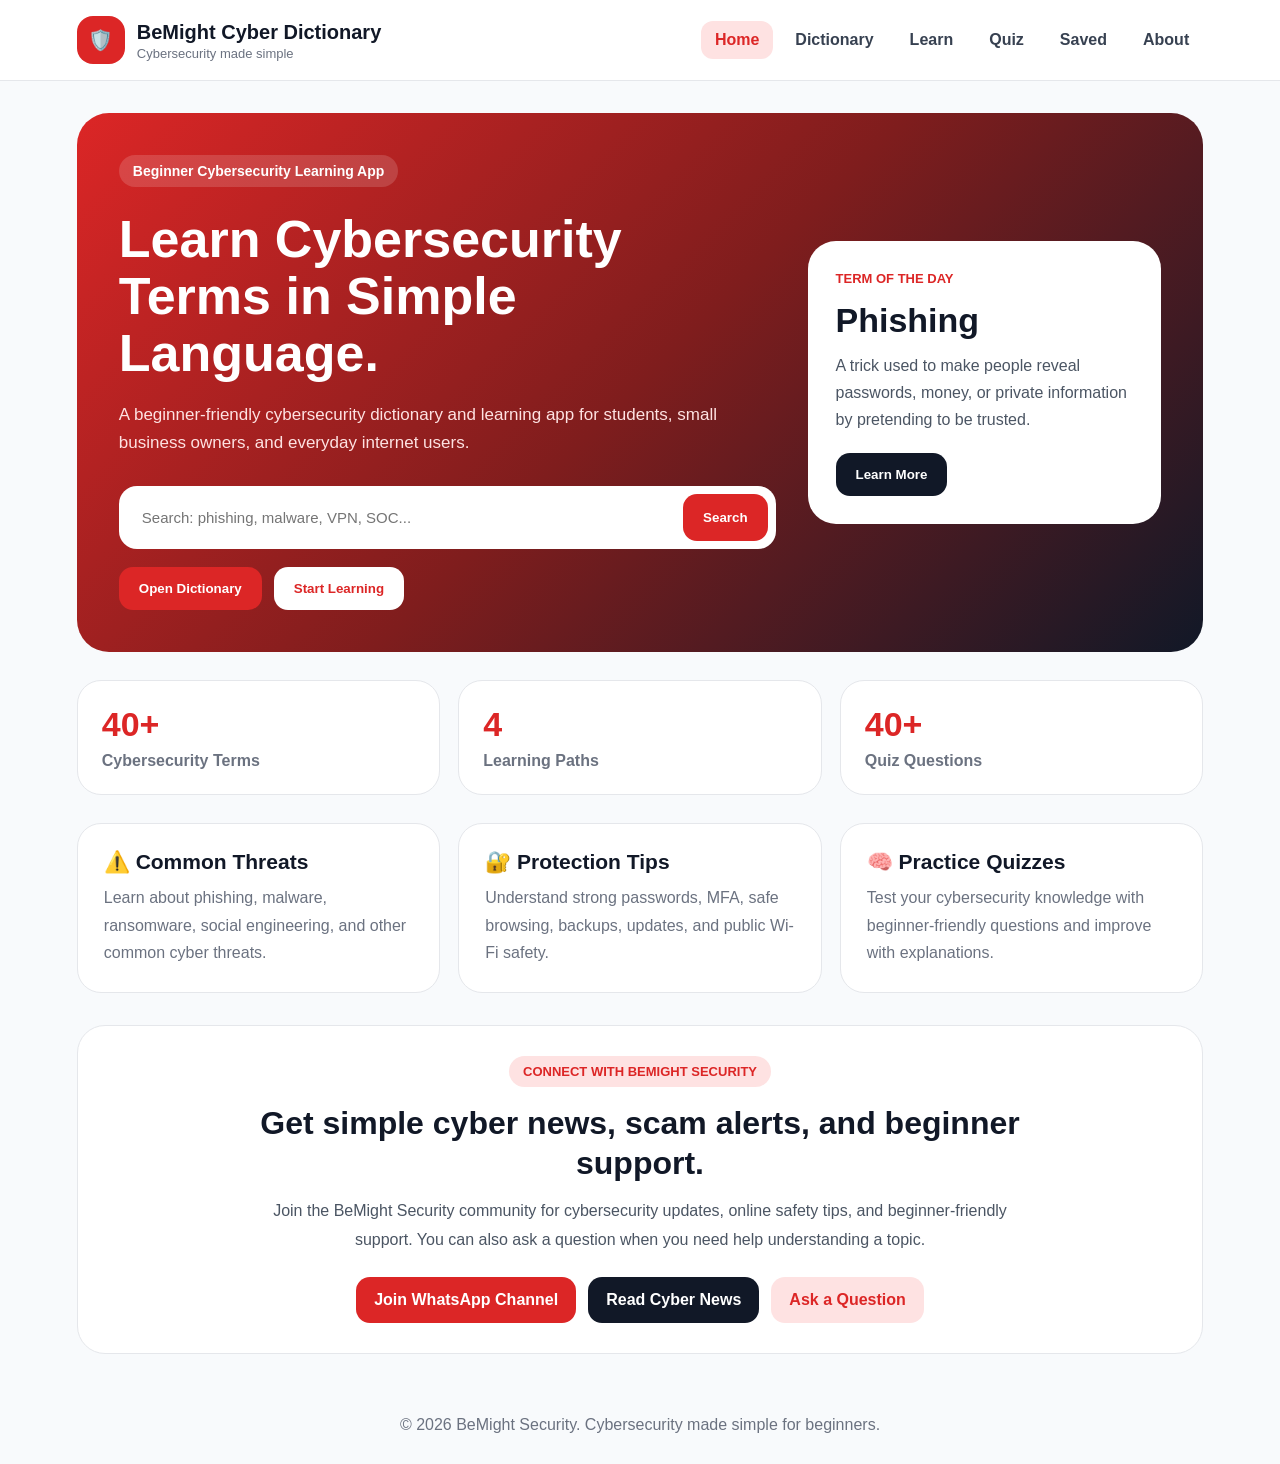
<file: index.html>
<!DOCTYPE html>
<html lang="en">
<head>
  <meta charset="UTF-8" />
  <meta name="viewport" content="width=device-width, initial-scale=1.0" />

  <title>BeMight Cyber Dictionary</title>

  <!-- PWA SETTINGS -->
  <link rel="manifest" href="manifest.json" />
  <meta name="theme-color" content="#dc2626" />
  <meta name="application-name" content="BeMight Cyber Dictionary" />

  <meta name="apple-mobile-web-app-capable" content="yes" />
  <meta name="apple-mobile-web-app-status-bar-style" content="default" />
  <meta name="apple-mobile-web-app-title" content="BeMight Cyber" />

  <link rel="icon" href="icon-192.svg" type="image/svg+xml" />
  <link rel="apple-touch-icon" href="icon-192.svg" />

  <style>
    * {
      margin: 0;
      padding: 0;
      box-sizing: border-box;
    }

    body {
      background: #f8fafc;
      color: #111827;
      font-family: Arial, sans-serif;
    }

    .site-header {
      background: white;
      border-bottom: 1px solid #e5e7eb;
      padding: 16px 6%;
      display: flex;
      align-items: center;
      justify-content: space-between;
      position: sticky;
      top: 0;
      z-index: 100;
    }

    .brand {
      text-decoration: none;
      color: #111827;
      display: flex;
      align-items: center;
      gap: 12px;
    }

    .brand-icon {
      width: 48px;
      height: 48px;
      background: #dc2626;
      color: white;
      border-radius: 16px;
      display: flex;
      align-items: center;
      justify-content: center;
      font-size: 20px;
    }

    .brand h1 {
      font-size: 20px;
      font-weight: 900;
      line-height: 1.2;
    }

    .brand p {
      font-size: 13px;
      color: #6b7280;
      margin-top: 2px;
    }

    .nav-menu {
      display: flex;
      align-items: center;
      gap: 8px;
    }

    .nav-menu a {
      text-decoration: none;
      color: #374151;
      font-weight: 700;
      padding: 10px 14px;
      border-radius: 12px;
    }

    .nav-menu a:hover,
    .nav-menu a.active {
      background: #fee2e2;
      color: #dc2626;
    }

    .menu-btn {
      display: none;
      border: none;
      background: #dc2626;
      color: white;
      padding: 10px 14px;
      border-radius: 12px;
      font-size: 22px;
      cursor: pointer;
    }

    main {
      padding: 32px 6%;
    }

    button {
      cursor: pointer;
    }

    .hero {
      background: linear-gradient(135deg, #dc2626, #7f1d1d, #111827);
      color: white;
      border-radius: 32px;
      padding: 42px;
      display: grid;
      grid-template-columns: 1.3fr 0.7fr;
      gap: 32px;
      align-items: center;
    }

    .small-label {
      display: inline-block;
      background: rgba(255, 255, 255, 0.15);
      padding: 8px 14px;
      border-radius: 999px;
      font-size: 14px;
      font-weight: 800;
    }

    .hero h2 {
      margin-top: 24px;
      font-size: 52px;
      line-height: 1.1;
      max-width: 850px;
    }

    .hero-text p {
      margin-top: 18px;
      color: #fee2e2;
      line-height: 1.7;
      max-width: 700px;
      font-size: 17px;
    }

    .search-box {
      position: relative;
      margin-top: 28px;
      background: white;
      padding: 8px;
      border-radius: 18px;
      display: flex;
      max-width: 680px;
    }

    .search-box input {
      flex: 1;
      border: none;
      outline: none;
      padding: 15px;
      font-size: 15px;
    }

    .search-box button,
    .hero-buttons button,
    .hero-card button {
      border: none;
      background: #dc2626;
      color: white;
      padding: 14px 20px;
      border-radius: 14px;
      font-weight: 900;
    }

    .hero-buttons {
      margin-top: 18px;
      display: flex;
      gap: 12px;
      flex-wrap: wrap;
    }

    .light-btn {
      background: white !important;
      color: #dc2626 !important;
    }

    .hero-card {
      background: white;
      color: #111827;
      border-radius: 28px;
      padding: 28px;
    }

    .hero-card span {
      display: inline-block;
      color: #dc2626;
      font-weight: 900;
      text-transform: uppercase;
      font-size: 13px;
    }

    .hero-card h3 {
      margin-top: 14px;
      font-size: 34px;
    }

    .hero-card p {
      margin-top: 12px;
      color: #4b5563;
      line-height: 1.7;
    }

    .hero-card button {
      margin-top: 20px;
      background: #111827;
    }

    .suggestions-box {
      display: none;
      position: absolute;
      left: 8px;
      right: 8px;
      top: 64px;
      background: white;
      border: 1px solid #e5e7eb;
      border-radius: 16px;
      box-shadow: 0 18px 35px rgba(0,0,0,0.12);
      overflow: hidden;
      z-index: 50;
    }

    .suggestions-box button {
      width: 100%;
      border: none;
      background: white;
      color: #111827;
      text-align: left;
      padding: 14px 16px;
      font-weight: 700;
    }

    .suggestions-box button:hover {
      background: #fee2e2;
      color: #dc2626;
    }

    .stats-grid {
      margin-top: 28px;
      display: grid;
      grid-template-columns: repeat(3, 1fr);
      gap: 18px;
    }

    .stat-card {
      background: white;
      border: 1px solid #e5e7eb;
      padding: 24px;
      border-radius: 24px;
    }

    .stat-card h3 {
      font-size: 34px;
      color: #dc2626;
    }

    .stat-card p {
      margin-top: 8px;
      color: #6b7280;
      font-weight: 600;
    }

    .features-grid {
      margin-top: 28px;
      display: grid;
      grid-template-columns: repeat(3, 1fr);
      gap: 18px;
    }

    .feature-card {
      background: white;
      border: 1px solid #e5e7eb;
      padding: 26px;
      border-radius: 24px;
    }

    .feature-card h3 {
      font-size: 21px;
    }

    .feature-card p {
      margin-top: 10px;
      color: #6b7280;
      line-height: 1.7;
    }

    .community-section {
      margin-top: 32px;
      background: white;
      border: 1px solid #e5e7eb;
      border-radius: 28px;
      padding: 30px;
      text-align: center;
    }

    .community-label {
      display: inline-block;
      background: #fee2e2;
      color: #dc2626;
      padding: 8px 14px;
      border-radius: 999px;
      font-size: 13px;
      font-weight: 900;
      text-transform: uppercase;
    }

    .community-section h2 {
      margin: 16px auto 0;
      font-size: 32px;
      line-height: 1.25;
      color: #111827;
      max-width: 800px;
    }

    .community-section p {
      margin: 14px auto 0;
      color: #4b5563;
      line-height: 1.8;
      max-width: 760px;
    }

    .community-buttons {
      margin-top: 22px;
      display: flex;
      justify-content: center;
      gap: 12px;
      flex-wrap: wrap;
    }

    .community-buttons a {
      text-decoration: none;
      background: #dc2626;
      color: white;
      padding: 14px 18px;
      border-radius: 14px;
      font-weight: 900;
      display: inline-block;
    }

    .community-buttons a.dark {
      background: #111827;
    }

    .community-buttons a.light {
      background: #fee2e2;
      color: #dc2626;
    }

    footer {
      text-align: center;
      padding: 30px 6%;
      color: #6b7280;
    }

    @media (max-width: 900px) {
      .hero {
        grid-template-columns: 1fr;
      }

      .stats-grid,
      .features-grid {
        grid-template-columns: repeat(2, 1fr);
      }
    }

    @media (max-width: 768px) {
      .site-header {
        padding: 16px 6%;
      }

      .brand h1 {
        font-size: 18px;
      }

      .menu-btn {
        display: block;
      }

      .nav-menu {
        display: none;
        position: absolute;
        top: 82px;
        right: 6%;
        left: 6%;
        background: white;
        border-radius: 20px;
        padding: 16px;
        flex-direction: column;
        align-items: stretch;
        box-shadow: 0 20px 40px rgba(0,0,0,0.12);
      }

      .nav-menu.show {
        display: flex;
      }

      .nav-menu a {
        padding: 14px;
      }

      .hero {
        padding: 28px;
      }

      .hero h2 {
        font-size: 36px;
      }

      .search-box {
        flex-direction: column;
      }

      .suggestions-box {
        top: 118px;
      }

      .stats-grid,
      .features-grid {
        grid-template-columns: 1fr;
      }

      .community-section {
        padding: 24px;
      }

      .community-section h2 {
        font-size: 27px;
      }

      .community-buttons a {
        width: 100%;
        text-align: center;
      }
    }
  </style>
</head>
<body>

  <header class="site-header">
    <a href="index.html" class="brand">
      <div class="brand-icon">🛡️</div>

      <div>
        <h1>BeMight Cyber Dictionary</h1>
        <p>Cybersecurity made simple</p>
      </div>
    </a>

    <button class="menu-btn" id="menuBtn">☰</button>

    <nav class="nav-menu" id="navMenu">
      <a href="index.html" class="active">Home</a>
      <a href="dictionary.html">Dictionary</a>
      <a href="learn.html">Learn</a>
      <a href="quiz.html">Quiz</a>
      <a href="saved.html">Saved</a>
      <a href="about.html">About</a>
    </nav>
  </header>

  <main>
    <section class="hero">
      <div class="hero-text">
        <span class="small-label">Beginner Cybersecurity Learning App</span>

        <h2>Learn Cybersecurity Terms in Simple Language.</h2>

        <p>
          A beginner-friendly cybersecurity dictionary and learning app for students,
          small business owners, and everyday internet users.
        </p>

        <div class="search-box">
          <input
            type="text"
            id="homeSearch"
            placeholder="Search: phishing, malware, VPN, SOC..."
          />
          <button id="homeSearchBtn">Search</button>
        </div>

        <div class="hero-buttons">
          <button id="openDictionaryBtn">Open Dictionary</button>
          <button id="startLearningBtn" class="light-btn">Start Learning</button>
        </div>
      </div>

      <div class="hero-card">
        <span>Term of the Day</span>
        <h3>Phishing</h3>
        <p>
          A trick used to make people reveal passwords, money, or private information
          by pretending to be trusted.
        </p>
        <button id="termOfDayBtn">Learn More</button>
      </div>
    </section>

    <section class="stats-grid">
      <div class="stat-card">
        <h3>40+</h3>
        <p>Cybersecurity Terms</p>
      </div>

      <div class="stat-card">
        <h3>4</h3>
        <p>Learning Paths</p>
      </div>

      <div class="stat-card">
        <h3>40+</h3>
        <p>Quiz Questions</p>
      </div>
    </section>

    <section class="features-grid">
      <div class="feature-card">
        <h3>⚠️ Common Threats</h3>
        <p>
          Learn about phishing, malware, ransomware, social engineering,
          and other common cyber threats.
        </p>
      </div>

      <div class="feature-card">
        <h3>🔐 Protection Tips</h3>
        <p>
          Understand strong passwords, MFA, safe browsing, backups,
          updates, and public Wi-Fi safety.
        </p>
      </div>

      <div class="feature-card">
        <h3>🧠 Practice Quizzes</h3>
        <p>
          Test your cybersecurity knowledge with beginner-friendly questions
          and improve with explanations.
        </p>
      </div>
    </section>

    <section class="community-section">
      <span class="community-label">Connect With BeMight Security</span>

      <h2>Get simple cyber news, scam alerts, and beginner support.</h2>

      <p>
        Join the BeMight Security community for cybersecurity updates, online safety tips,
        and beginner-friendly support. You can also ask a question when you need help
        understanding a topic.
      </p>

      <div class="community-buttons">
  <a href="https://whatsapp.com/channel/0029VaHqXRa84Om5CcZx2o13" target="_blank" rel="noopener noreferrer">
    Join WhatsApp Channel
  </a>

  <a href="https://bemightsec.github.io/news.html" target="_blank" rel="noopener noreferrer" class="dark">
    Read Cyber News
  </a>

  <a href="mailto:contact.bemightsec@gmail.com" class="light">
    Ask a Question
  </a>
</div>
    </section>
  </main>

  <footer>
    <p>© 2026 BeMight Security. Cybersecurity made simple for beginners.</p>
  </footer>

  <script src="app.js?v=20260425"></script>
  <script src="pwa.js?v=1"></script>
</body>
</html>
</file>
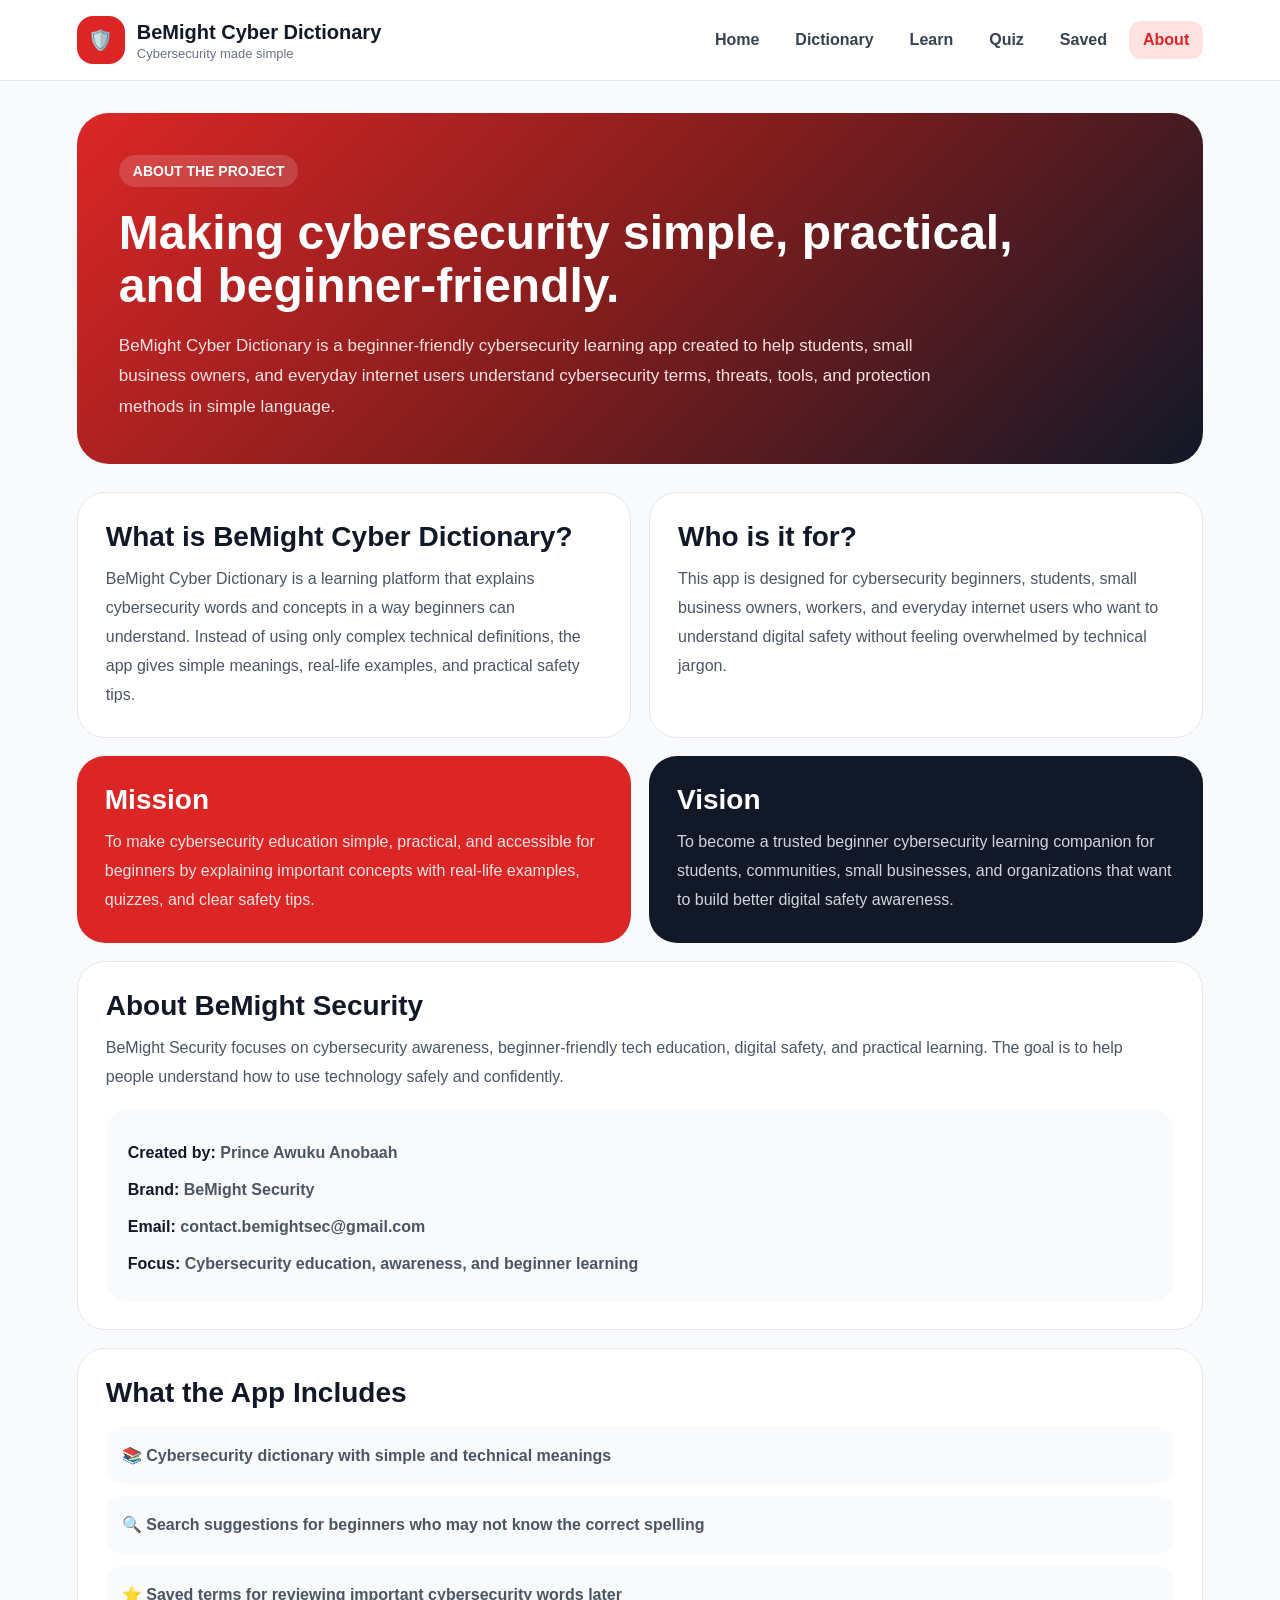
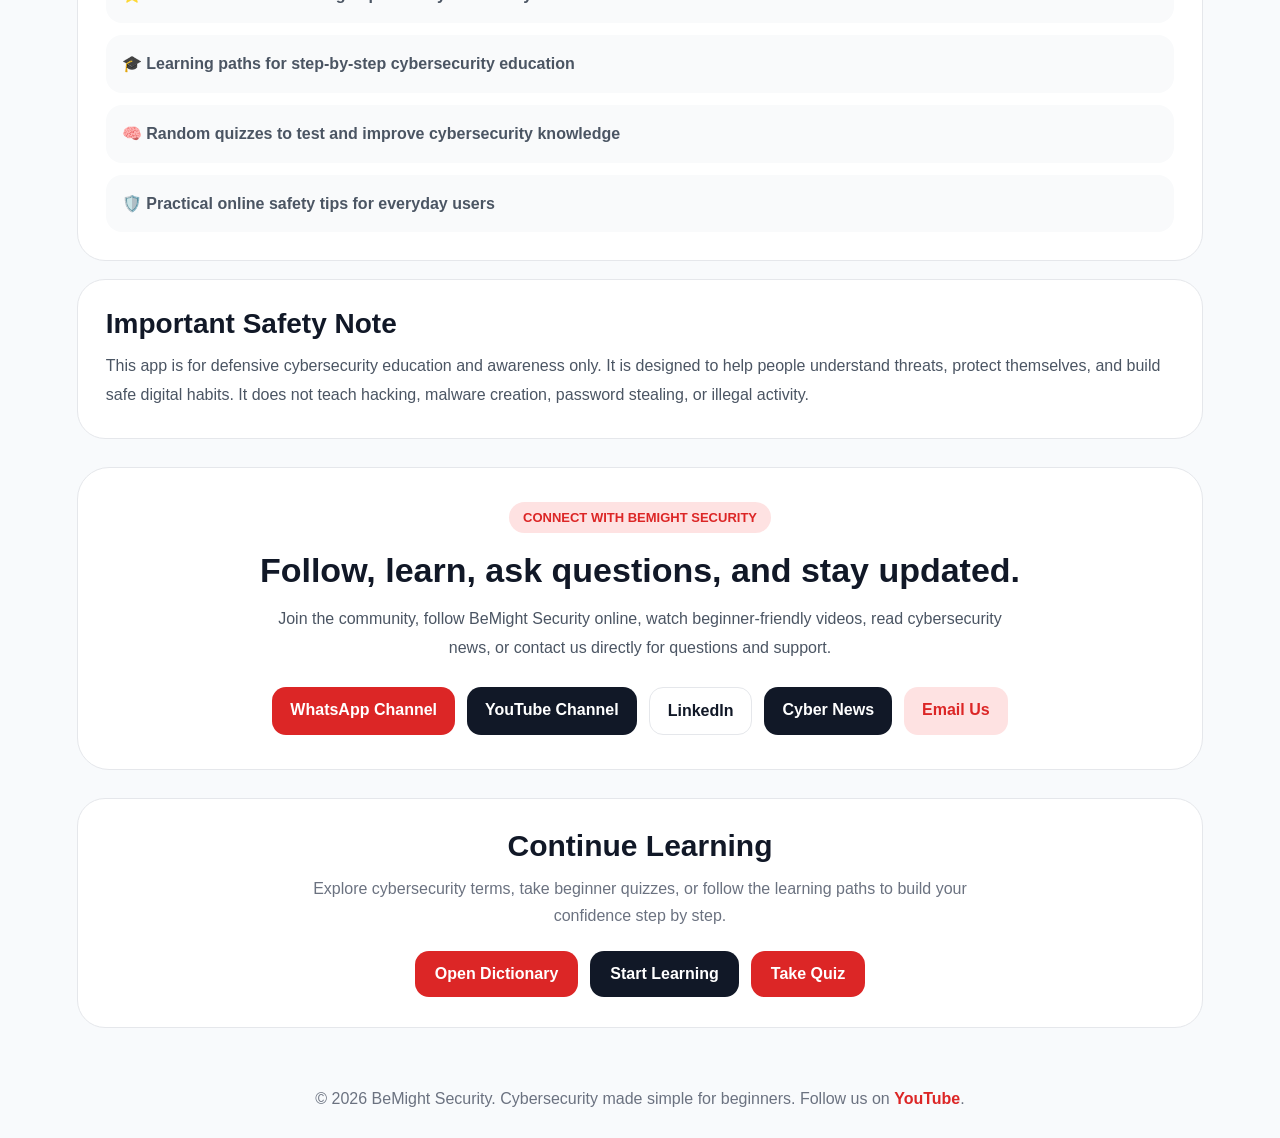
<file: about.html>
<!DOCTYPE html>
<html lang="en">
<head>
  <meta charset="UTF-8" />
  <meta name="viewport" content="width=device-width, initial-scale=1.0" />

  <title>About | BeMight Cyber Dictionary</title>

  <!-- PWA SETTINGS -->
  <link rel="manifest" href="manifest.json" />
  <meta name="theme-color" content="#dc2626" />
  <meta name="application-name" content="BeMight Cyber Dictionary" />

  <meta name="apple-mobile-web-app-capable" content="yes" />
  <meta name="apple-mobile-web-app-status-bar-style" content="default" />
  <meta name="apple-mobile-web-app-title" content="BeMight Cyber" />

  <link rel="icon" href="icon-192.svg" type="image/svg+xml" />
  <link rel="apple-touch-icon" href="icon-192.svg" />

  <style>
    * {
      margin: 0;
      padding: 0;
      box-sizing: border-box;
    }

    body {
      background: #f8fafc;
      color: #111827;
      font-family: Arial, sans-serif;
    }

    .site-header {
      background: white;
      border-bottom: 1px solid #e5e7eb;
      padding: 16px 6%;
      display: flex;
      align-items: center;
      justify-content: space-between;
      position: sticky;
      top: 0;
      z-index: 100;
    }

    .brand {
      text-decoration: none;
      color: #111827;
      display: flex;
      align-items: center;
      gap: 12px;
    }

    .brand-icon {
      width: 48px;
      height: 48px;
      background: #dc2626;
      color: white;
      border-radius: 16px;
      display: flex;
      align-items: center;
      justify-content: center;
      font-size: 20px;
    }

    .brand h1 {
      font-size: 20px;
      font-weight: 900;
      line-height: 1.2;
    }

    .brand p {
      font-size: 13px;
      color: #6b7280;
      margin-top: 2px;
    }

    .nav-menu {
      display: flex;
      align-items: center;
      gap: 8px;
    }

    .nav-menu a {
      text-decoration: none;
      color: #374151;
      font-weight: 700;
      padding: 10px 14px;
      border-radius: 12px;
    }

    .nav-menu a:hover,
    .nav-menu a.active {
      background: #fee2e2;
      color: #dc2626;
    }

    .menu-btn {
      display: none;
      border: none;
      background: #dc2626;
      color: white;
      padding: 10px 14px;
      border-radius: 12px;
      font-size: 22px;
      cursor: pointer;
    }

    main {
      padding: 32px 6%;
    }

    .about-hero {
      background: linear-gradient(135deg, #dc2626, #7f1d1d, #111827);
      color: white;
      border-radius: 32px;
      padding: 42px;
    }

    .about-hero span {
      display: inline-block;
      background: rgba(255, 255, 255, 0.15);
      padding: 8px 14px;
      border-radius: 999px;
      font-size: 14px;
      font-weight: 900;
      text-transform: uppercase;
    }

    .about-hero h2 {
      margin-top: 20px;
      font-size: 48px;
      line-height: 1.1;
      max-width: 900px;
    }

    .about-hero p {
      margin-top: 18px;
      color: #fee2e2;
      line-height: 1.8;
      max-width: 850px;
      font-size: 17px;
    }

    .about-grid {
      margin-top: 28px;
      display: grid;
      grid-template-columns: repeat(2, 1fr);
      gap: 18px;
    }

    .about-card {
      background: white;
      border: 1px solid #e5e7eb;
      border-radius: 28px;
      padding: 28px;
    }

    .about-card.full {
      grid-column: 1 / -1;
    }

    .about-card h3 {
      font-size: 28px;
      color: #111827;
    }

    .about-card p {
      margin-top: 12px;
      color: #4b5563;
      line-height: 1.8;
    }

    .highlight-card {
      background: #dc2626;
      color: white;
      border: none;
    }

    .highlight-card h3 {
      color: white;
    }

    .highlight-card p {
      color: #fee2e2;
    }

    .dark-card {
      background: #111827;
      color: white;
      border: none;
    }

    .dark-card h3 {
      color: white;
    }

    .dark-card p {
      color: #d1d5db;
    }

    .creator-box {
      margin-top: 18px;
      background: #f9fafb;
      border-radius: 22px;
      padding: 22px;
    }

    .creator-box p {
      margin-top: 8px;
      color: #4b5563;
      font-weight: 700;
    }

    .creator-box strong {
      color: #111827;
    }

    .feature-list {
      margin-top: 18px;
      display: grid;
      gap: 12px;
    }

    .feature-item {
      background: #f9fafb;
      border-radius: 16px;
      padding: 16px;
      color: #4b5563;
      line-height: 1.6;
      font-weight: 700;
    }

    .connect-section {
      margin-top: 28px;
      background: white;
      border: 1px solid #e5e7eb;
      border-radius: 32px;
      padding: 34px;
      text-align: center;
    }

    .connect-label {
      display: inline-block;
      background: #fee2e2;
      color: #dc2626;
      padding: 8px 14px;
      border-radius: 999px;
      font-size: 13px;
      font-weight: 900;
      text-transform: uppercase;
    }

    .connect-section h3 {
      margin: 16px auto 0;
      font-size: 34px;
      color: #111827;
      max-width: 850px;
      line-height: 1.25;
    }

    .connect-section p {
      margin: 14px auto 0;
      max-width: 760px;
      color: #4b5563;
      line-height: 1.8;
    }

    .connect-buttons {
      margin-top: 24px;
      display: flex;
      justify-content: center;
      gap: 12px;
      flex-wrap: wrap;
    }

    .connect-buttons a {
      text-decoration: none;
      background: #dc2626;
      color: white;
      padding: 14px 18px;
      border-radius: 14px;
      font-weight: 900;
      display: inline-block;
    }

    .connect-buttons a.dark {
      background: #111827;
    }

    .connect-buttons a.light {
      background: #fee2e2;
      color: #dc2626;
    }

    .connect-buttons a.outline {
      background: white;
      color: #111827;
      border: 1px solid #e5e7eb;
    }

    .cta-box {
      margin-top: 28px;
      background: white;
      border: 1px solid #e5e7eb;
      border-radius: 28px;
      padding: 30px;
      text-align: center;
    }

    .cta-box h3 {
      font-size: 30px;
      color: #111827;
    }

    .cta-box p {
      margin: 12px auto 0;
      color: #6b7280;
      line-height: 1.7;
      max-width: 700px;
    }

    .cta-actions {
      margin-top: 22px;
      display: flex;
      justify-content: center;
      gap: 12px;
      flex-wrap: wrap;
    }

    .cta-actions a {
      text-decoration: none;
      background: #dc2626;
      color: white;
      padding: 14px 20px;
      border-radius: 14px;
      font-weight: 900;
    }

    .cta-actions a.secondary {
      background: #111827;
    }

    footer {
      text-align: center;
      padding: 30px 6%;
      color: #6b7280;
    }

    footer a {
      color: #dc2626;
      font-weight: 900;
      text-decoration: none;
    }

    @media (max-width: 768px) {
      .site-header {
        padding: 16px 6%;
      }

      .brand h1 {
        font-size: 18px;
      }

      .menu-btn {
        display: block;
      }

      .nav-menu {
        display: none;
        position: absolute;
        top: 82px;
        right: 6%;
        left: 6%;
        background: white;
        border-radius: 20px;
        padding: 16px;
        flex-direction: column;
        align-items: stretch;
        box-shadow: 0 20px 40px rgba(0,0,0,0.12);
      }

      .nav-menu.show {
        display: flex;
      }

      .nav-menu a {
        padding: 14px;
      }

      .about-hero {
        padding: 28px;
      }

      .about-hero h2 {
        font-size: 34px;
      }

      .about-grid {
        grid-template-columns: 1fr;
      }

      .about-card.full {
        grid-column: auto;
      }

      .about-card {
        padding: 24px;
      }

      .about-card h3,
      .cta-box h3,
      .connect-section h3 {
        font-size: 25px;
      }

      .connect-section {
        padding: 24px;
      }

      .connect-buttons a,
      .cta-actions a {
        width: 100%;
        text-align: center;
      }
    }
  </style>
</head>
<body>

  <header class="site-header">
    <a href="index.html" class="brand">
      <div class="brand-icon">🛡️</div>

      <div>
        <h1>BeMight Cyber Dictionary</h1>
        <p>Cybersecurity made simple</p>
      </div>
    </a>

    <button class="menu-btn" id="menuBtn">☰</button>

    <nav class="nav-menu" id="navMenu">
      <a href="index.html">Home</a>
      <a href="dictionary.html">Dictionary</a>
      <a href="learn.html">Learn</a>
      <a href="quiz.html">Quiz</a>
      <a href="saved.html">Saved</a>
      <a href="about.html" class="active">About</a>
    </nav>
  </header>

  <main>

    <section class="about-hero">
      <span>About the Project</span>

      <h2>Making cybersecurity simple, practical, and beginner-friendly.</h2>

      <p>
        BeMight Cyber Dictionary is a beginner-friendly cybersecurity learning app created
        to help students, small business owners, and everyday internet users understand
        cybersecurity terms, threats, tools, and protection methods in simple language.
      </p>
    </section>

    <section class="about-grid">

      <div class="about-card">
        <h3>What is BeMight Cyber Dictionary?</h3>

        <p>
          BeMight Cyber Dictionary is a learning platform that explains cybersecurity words
          and concepts in a way beginners can understand. Instead of using only complex
          technical definitions, the app gives simple meanings, real-life examples, and
          practical safety tips.
        </p>
      </div>

      <div class="about-card">
        <h3>Who is it for?</h3>

        <p>
          This app is designed for cybersecurity beginners, students, small business owners,
          workers, and everyday internet users who want to understand digital safety without
          feeling overwhelmed by technical jargon.
        </p>
      </div>

      <div class="about-card highlight-card">
        <h3>Mission</h3>

        <p>
          To make cybersecurity education simple, practical, and accessible for beginners by
          explaining important concepts with real-life examples, quizzes, and clear safety tips.
        </p>
      </div>

      <div class="about-card dark-card">
        <h3>Vision</h3>

        <p>
          To become a trusted beginner cybersecurity learning companion for students,
          communities, small businesses, and organizations that want to build better
          digital safety awareness.
        </p>
      </div>

      <div class="about-card full">
        <h3>About BeMight Security</h3>

        <p>
          BeMight Security focuses on cybersecurity awareness, beginner-friendly tech education,
          digital safety, and practical learning. The goal is to help people understand how to
          use technology safely and confidently.
        </p>

        <div class="creator-box">
          <p><strong>Created by:</strong> Prince Awuku Anobaah</p>
          <p><strong>Brand:</strong> BeMight Security</p>
          <p><strong>Email:</strong> contact.bemightsec@gmail.com</p>
          <p><strong>Focus:</strong> Cybersecurity education, awareness, and beginner learning</p>
        </div>
      </div>

      <div class="about-card full">
        <h3>What the App Includes</h3>

        <div class="feature-list">
          <div class="feature-item">📚 Cybersecurity dictionary with simple and technical meanings</div>
          <div class="feature-item">🔍 Search suggestions for beginners who may not know the correct spelling</div>
          <div class="feature-item">⭐ Saved terms for reviewing important cybersecurity words later</div>
          <div class="feature-item">🎓 Learning paths for step-by-step cybersecurity education</div>
          <div class="feature-item">🧠 Random quizzes to test and improve cybersecurity knowledge</div>
          <div class="feature-item">🛡️ Practical online safety tips for everyday users</div>
        </div>
      </div>

      <div class="about-card full">
        <h3>Important Safety Note</h3>

        <p>
          This app is for defensive cybersecurity education and awareness only. It is designed
          to help people understand threats, protect themselves, and build safe digital habits.
          It does not teach hacking, malware creation, password stealing, or illegal activity.
        </p>
      </div>

    </section>

    <section class="connect-section">
      <span class="connect-label">Connect With BeMight Security</span>

      <h3>Follow, learn, ask questions, and stay updated.</h3>

      <p>
        Join the community, follow BeMight Security online, watch beginner-friendly videos,
        read cybersecurity news, or contact us directly for questions and support.
      </p>

      <div class="connect-buttons">
        <a href="https://whatsapp.com/channel/0029VaHqXRa84Om5CcZx2o13" target="_blank" rel="noopener noreferrer">
          WhatsApp Channel
        </a>

        <a href="https://www.youtube.com/@BeMightSecurity" target="_blank" rel="noopener noreferrer" class="dark">
          YouTube Channel
        </a>

        <a href="https://www.linkedin.com/in/bemight" target="_blank" rel="noopener noreferrer" class="outline">
          LinkedIn
        </a>

        <a href="https://bemightsec.github.io/news.html" target="_blank" rel="noopener noreferrer" class="dark">
          Cyber News
        </a>

        <a href="mailto:contact.bemightsec@gmail.com" class="light">
          Email Us
        </a>
      </div>
    </section>

    <section class="cta-box">
      <h3>Continue Learning</h3>

      <p>
        Explore cybersecurity terms, take beginner quizzes, or follow the learning paths to
        build your confidence step by step.
      </p>

      <div class="cta-actions">
        <a href="dictionary.html">Open Dictionary</a>
        <a href="learn.html" class="secondary">Start Learning</a>
        <a href="quiz.html">Take Quiz</a>
      </div>
    </section>

  </main>

  <footer>
    <p>
      © 2026 BeMight Security. Cybersecurity made simple for beginners.
      Follow us on
      <a href="https://www.youtube.com/@BeMightSecurity" target="_blank" rel="noopener noreferrer">YouTube</a>.
    </p>
  </footer>

  <script src="about.js?v=1"></script>
  <script src="pwa.js?v=1"></script>
</body>
</html>
</file>
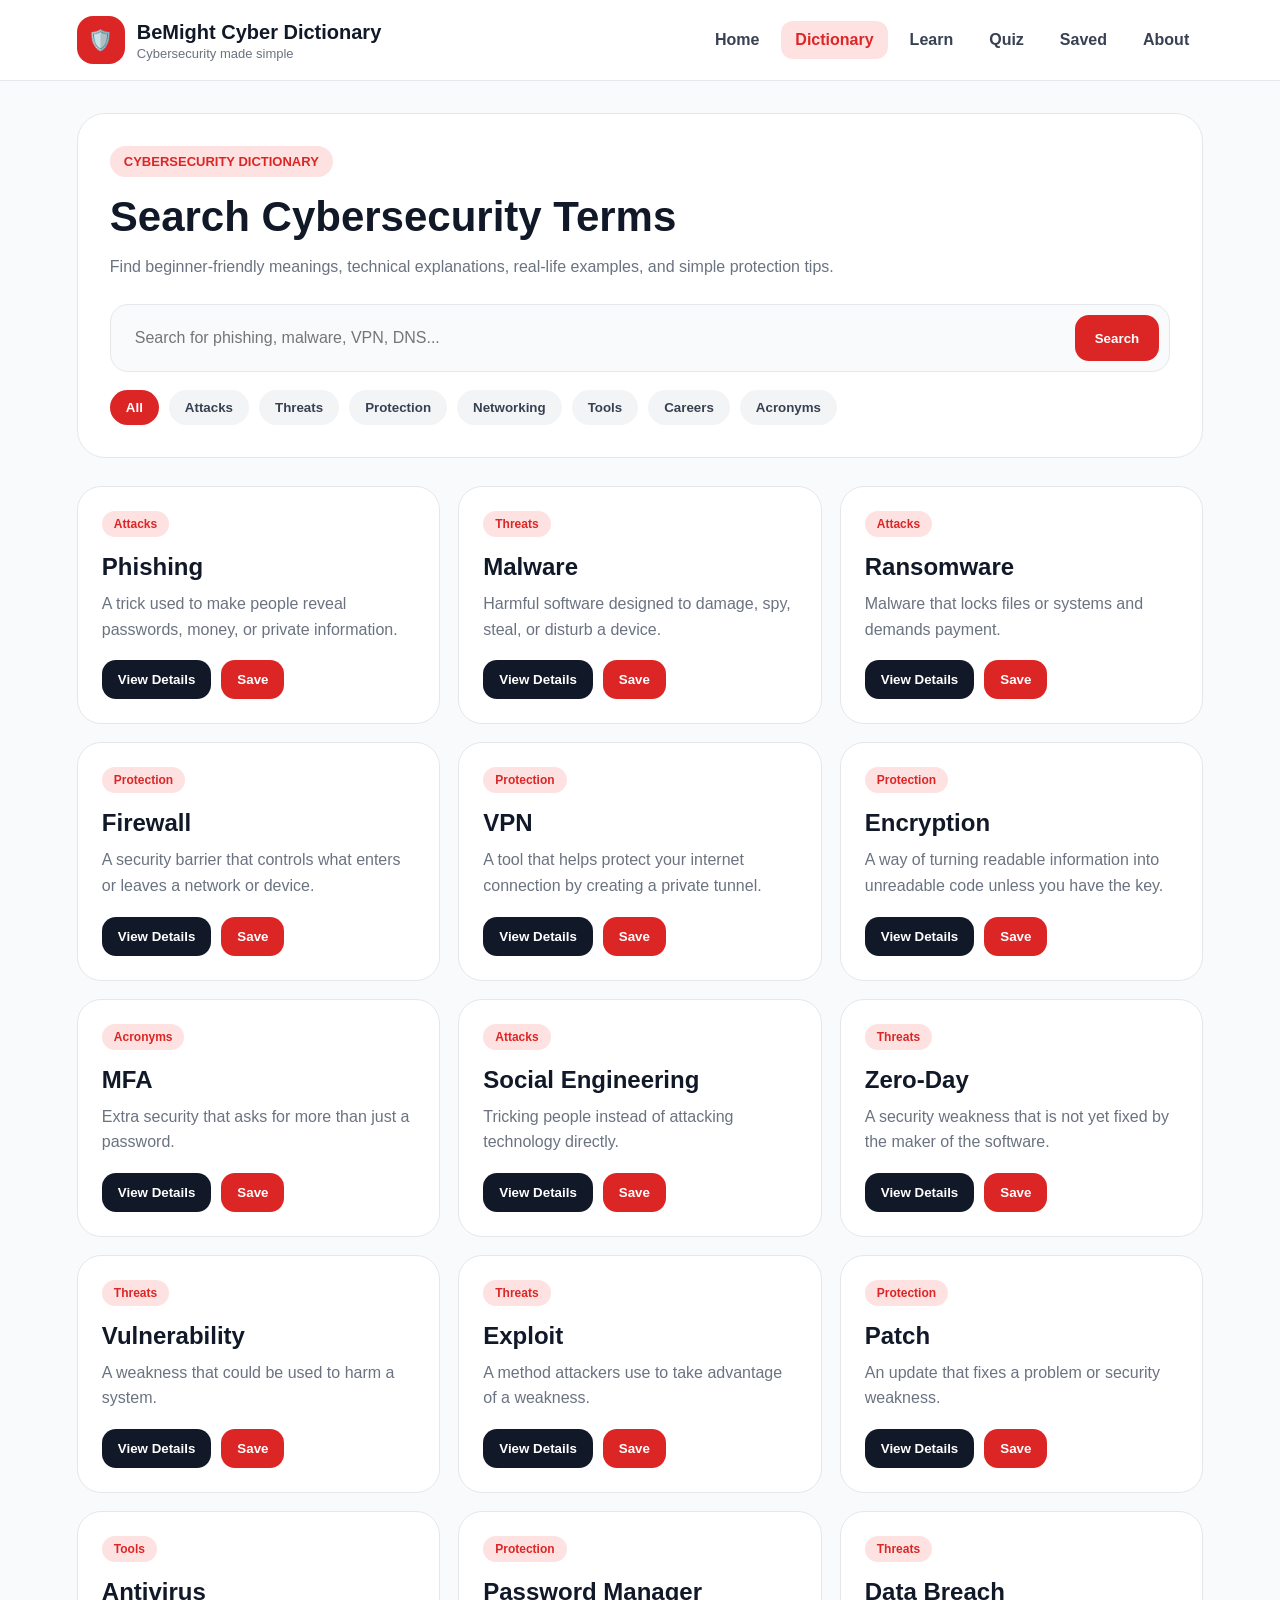
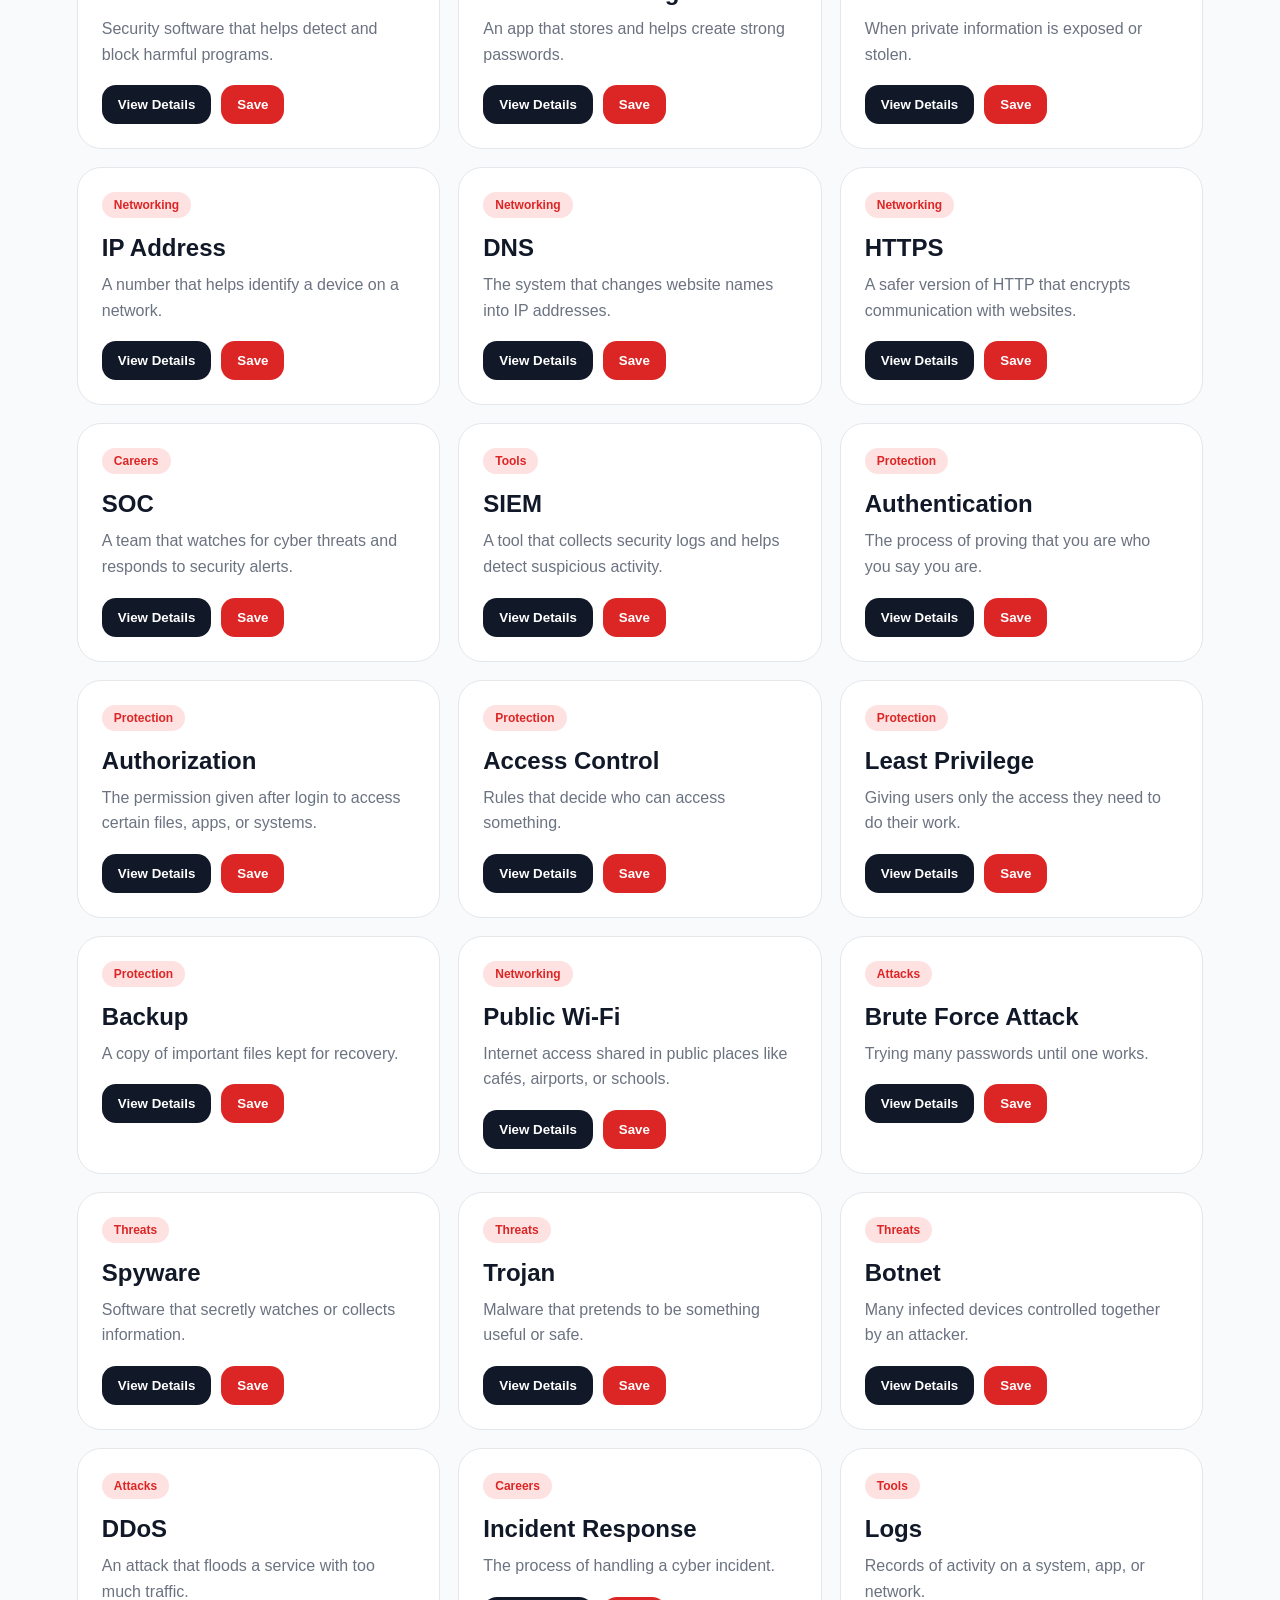
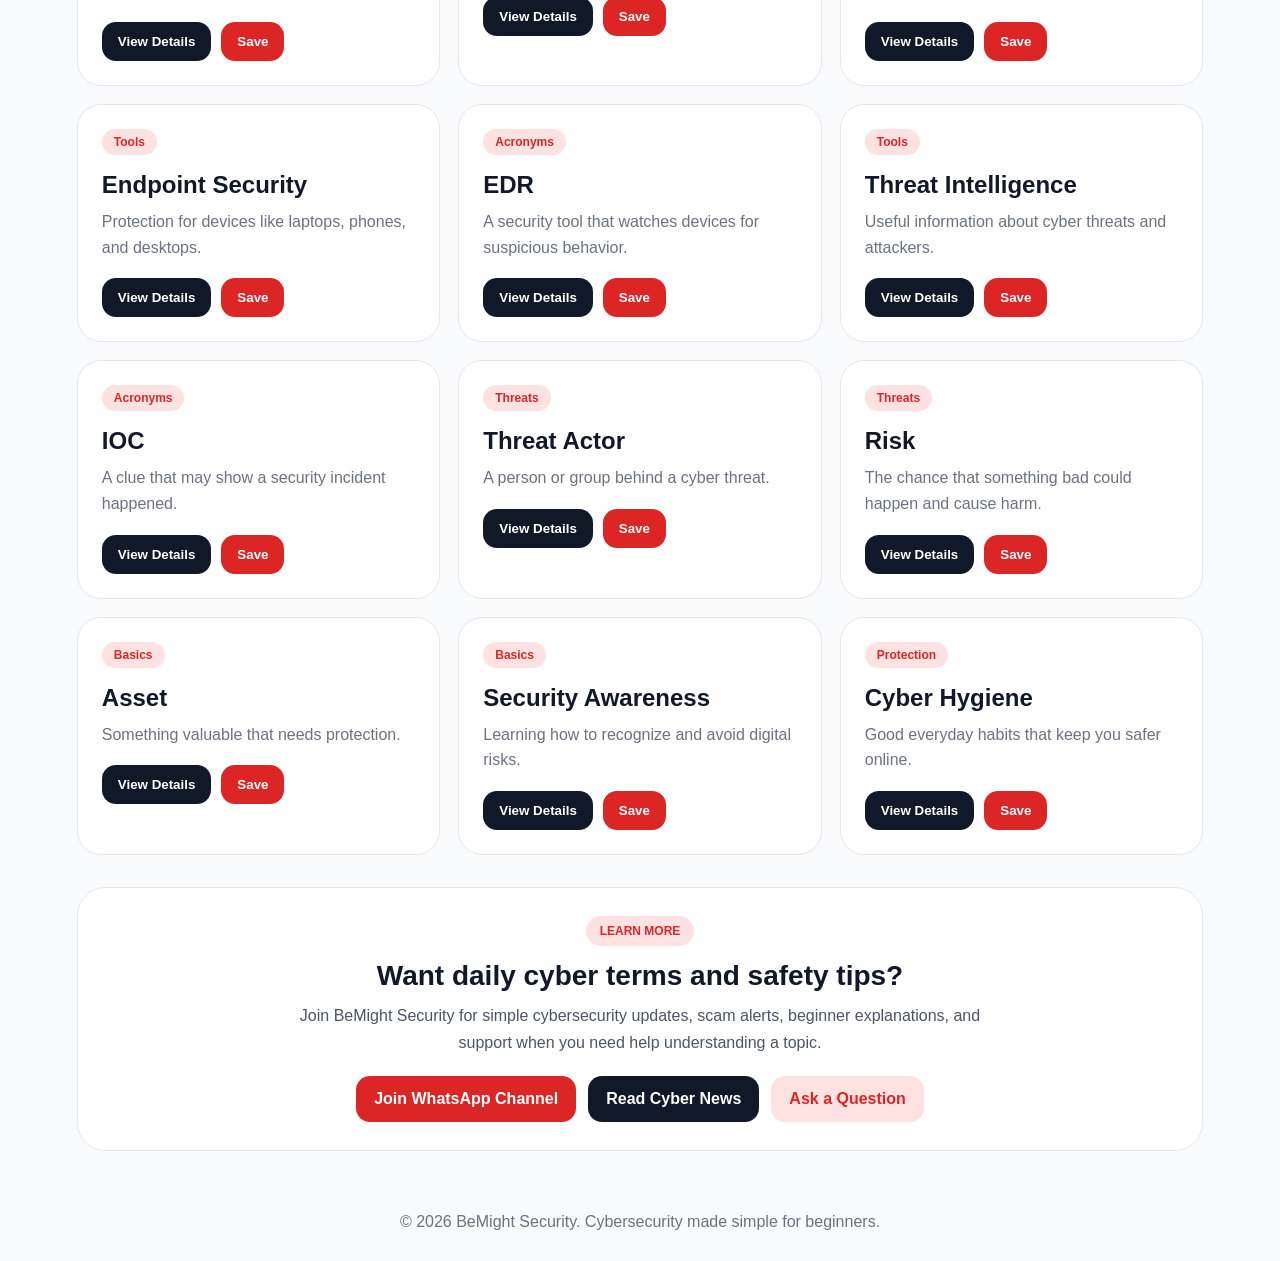
<file: dictionary.html>
<!DOCTYPE html>
<html lang="en">
<head>
  <meta charset="UTF-8" />
  <meta name="viewport" content="width=device-width, initial-scale=1.0" />

  <title>Dictionary | BeMight Cyber Dictionary</title>

  <!-- PWA SETTINGS -->
  <link rel="manifest" href="manifest.json" />
  <meta name="theme-color" content="#dc2626" />
  <meta name="application-name" content="BeMight Cyber Dictionary" />

  <meta name="apple-mobile-web-app-capable" content="yes" />
  <meta name="apple-mobile-web-app-status-bar-style" content="default" />
  <meta name="apple-mobile-web-app-title" content="BeMight Cyber" />

  <link rel="icon" href="icon-192.svg" type="image/svg+xml" />
  <link rel="apple-touch-icon" href="icon-192.svg" />

  <style>
    * {
      margin: 0;
      padding: 0;
      box-sizing: border-box;
    }

    body {
      background: #f8fafc;
      color: #111827;
      font-family: Arial, sans-serif;
    }

    .site-header {
      background: white;
      border-bottom: 1px solid #e5e7eb;
      padding: 16px 6%;
      display: flex;
      align-items: center;
      justify-content: space-between;
      position: sticky;
      top: 0;
      z-index: 100;
    }

    .brand {
      text-decoration: none;
      color: #111827;
      display: flex;
      align-items: center;
      gap: 12px;
    }

    .brand-icon {
      width: 48px;
      height: 48px;
      background: #dc2626;
      color: white;
      border-radius: 16px;
      display: flex;
      align-items: center;
      justify-content: center;
      font-size: 20px;
    }

    .brand h1 {
      font-size: 20px;
      font-weight: 900;
      line-height: 1.2;
    }

    .brand p {
      font-size: 13px;
      color: #6b7280;
      margin-top: 2px;
    }

    .nav-menu {
      display: flex;
      align-items: center;
      gap: 8px;
    }

    .nav-menu a {
      text-decoration: none;
      color: #374151;
      font-weight: 700;
      padding: 10px 14px;
      border-radius: 12px;
    }

    .nav-menu a:hover,
    .nav-menu a.active {
      background: #fee2e2;
      color: #dc2626;
    }

    .menu-btn {
      display: none;
      border: none;
      background: #dc2626;
      color: white;
      padding: 10px 14px;
      border-radius: 12px;
      font-size: 22px;
      cursor: pointer;
    }

    main {
      padding: 32px 6%;
    }

    button {
      cursor: pointer;
    }

    .page-header {
      background: white;
      border: 1px solid #e5e7eb;
      border-radius: 28px;
      padding: 32px;
    }

    .page-header span {
      display: inline-block;
      background: #fee2e2;
      color: #dc2626;
      padding: 8px 14px;
      border-radius: 999px;
      font-size: 13px;
      font-weight: 900;
      text-transform: uppercase;
    }

    .page-header h2 {
      margin-top: 16px;
      font-size: 42px;
      color: #111827;
    }

    .page-header p {
      margin-top: 12px;
      color: #6b7280;
      line-height: 1.7;
      max-width: 800px;
    }

    .dictionary-search-area {
      position: relative;
      margin-top: 24px;
      background: #f9fafb;
      border: 1px solid #e5e7eb;
      padding: 10px;
      border-radius: 18px;
      display: flex;
      gap: 10px;
    }

    .dictionary-search-area input {
      flex: 1;
      border: none;
      background: transparent;
      outline: none;
      padding: 14px;
      font-size: 16px;
    }

    .dictionary-search-area button {
      border: none;
      background: #dc2626;
      color: white;
      padding: 14px 20px;
      border-radius: 14px;
      font-weight: 900;
    }

    .suggestions-box {
      display: none;
      position: absolute;
      left: 10px;
      right: 10px;
      top: 68px;
      background: white;
      border: 1px solid #e5e7eb;
      border-radius: 16px;
      box-shadow: 0 18px 35px rgba(0,0,0,0.12);
      z-index: 30;
      overflow: hidden;
    }

    .suggestions-box button {
      width: 100%;
      border: none;
      background: white;
      color: #111827;
      text-align: left;
      padding: 14px 16px;
      font-weight: 700;
    }

    .suggestions-box button:hover {
      background: #fee2e2;
      color: #dc2626;
    }

    .category-buttons {
      margin-top: 18px;
      display: flex;
      gap: 10px;
      flex-wrap: wrap;
    }

    .category-btn {
      border: none;
      background: #f3f4f6;
      color: #374151;
      padding: 10px 16px;
      border-radius: 999px;
      font-weight: 800;
    }

    .category-btn.active,
    .category-btn:hover {
      background: #dc2626;
      color: white;
    }

    .terms-grid {
      margin-top: 28px;
      display: grid;
      grid-template-columns: repeat(3, 1fr);
      gap: 18px;
    }

    .term-card {
      background: white;
      padding: 24px;
      border-radius: 24px;
      border: 1px solid #e5e7eb;
      transition: 0.2s ease;
    }

    .term-card:hover {
      transform: translateY(-4px);
      box-shadow: 0 18px 35px rgba(0,0,0,0.08);
    }

    .term-category {
      display: inline-block;
      background: #fee2e2;
      color: #dc2626;
      padding: 6px 12px;
      border-radius: 999px;
      font-size: 12px;
      font-weight: 900;
    }

    .term-card h3 {
      margin-top: 16px;
      font-size: 24px;
      color: #111827;
    }

    .term-card p {
      margin-top: 10px;
      color: #6b7280;
      line-height: 1.6;
    }

    .term-actions {
      margin-top: 18px;
      display: flex;
      gap: 10px;
      flex-wrap: wrap;
    }

    .term-actions button {
      border: none;
      color: white;
      padding: 12px 16px;
      border-radius: 14px;
      font-weight: 900;
    }

    .view-btn {
      background: #111827;
    }

    .save-btn {
      background: #dc2626;
    }

    .save-btn.saved {
      background: #16a34a;
    }

    .empty-state {
      background: white;
      border: 1px solid #e5e7eb;
      padding: 40px;
      border-radius: 28px;
      text-align: center;
      grid-column: 1 / -1;
    }

    .empty-state h3 {
      font-size: 28px;
      color: #111827;
    }

    .empty-state p {
      margin-top: 10px;
      color: #6b7280;
    }

    .dictionary-community {
      margin-top: 32px;
      background: white;
      border: 1px solid #e5e7eb;
      border-radius: 28px;
      padding: 28px;
      text-align: center;
    }

    .dictionary-community span {
      display: inline-block;
      background: #fee2e2;
      color: #dc2626;
      padding: 8px 14px;
      border-radius: 999px;
      font-size: 12px;
      font-weight: 900;
      text-transform: uppercase;
    }

    .dictionary-community h3 {
      margin-top: 14px;
      font-size: 28px;
      color: #111827;
    }

    .dictionary-community p {
      margin: 10px auto 0;
      color: #4b5563;
      line-height: 1.7;
      max-width: 700px;
    }

    .dictionary-community-buttons {
      margin-top: 20px;
      display: flex;
      justify-content: center;
      gap: 12px;
      flex-wrap: wrap;
    }

    .dictionary-community-buttons a {
      text-decoration: none;
      background: #dc2626;
      color: white;
      padding: 14px 18px;
      border-radius: 14px;
      font-weight: 900;
      display: inline-block;
    }

    .dictionary-community-buttons a.dark {
      background: #111827;
    }

    .dictionary-community-buttons a.light {
      background: #fee2e2;
      color: #dc2626;
    }

    .modal-overlay {
      display: none;
      position: fixed;
      inset: 0;
      background: rgba(17, 24, 39, 0.65);
      z-index: 500;
      padding: 20px;
      overflow-y: auto;
    }

    .modal-overlay.show {
      display: flex;
      align-items: center;
      justify-content: center;
    }

    .modal-box {
      background: white;
      width: 100%;
      max-width: 760px;
      border-radius: 28px;
      padding: 30px;
      position: relative;
    }

    .close-modal {
      position: absolute;
      top: 18px;
      right: 18px;
      border: none;
      background: #f3f4f6;
      color: #111827;
      width: 40px;
      height: 40px;
      border-radius: 12px;
      font-size: 26px;
    }

    .modal-category {
      display: inline-block;
      background: #fee2e2;
      color: #dc2626;
      padding: 7px 13px;
      border-radius: 999px;
      font-size: 12px;
      font-weight: 900;
      text-transform: uppercase;
    }

    .modal-box h2 {
      margin-top: 16px;
      font-size: 36px;
    }

    .modal-section {
      margin-top: 18px;
      background: #f9fafb;
      padding: 18px;
      border-radius: 18px;
    }

    .modal-section h3 {
      color: #111827;
      margin-bottom: 8px;
    }

    .modal-section p,
    .modal-section li {
      color: #4b5563;
      line-height: 1.7;
    }

    .modal-section ul {
      padding-left: 20px;
    }

    .red-soft {
      background: #fff1f2;
    }

    .related-list {
      display: flex;
      gap: 8px;
      flex-wrap: wrap;
    }

    .related-list span {
      background: #e5e7eb;
      padding: 8px 12px;
      border-radius: 999px;
      font-size: 13px;
      font-weight: 700;
    }

    .save-modal-btn {
      width: 100%;
      margin-top: 20px;
      border: none;
      background: #dc2626;
      color: white;
      padding: 15px 20px;
      border-radius: 16px;
      font-weight: 900;
    }

    .save-modal-btn.saved {
      background: #16a34a;
    }

    footer {
      text-align: center;
      padding: 30px 6%;
      color: #6b7280;
    }

    @media (max-width: 900px) {
      .terms-grid {
        grid-template-columns: repeat(2, 1fr);
      }
    }

    @media (max-width: 768px) {
      .site-header {
        padding: 16px 6%;
      }

      .brand h1 {
        font-size: 18px;
      }

      .menu-btn {
        display: block;
      }

      .nav-menu {
        display: none;
        position: absolute;
        top: 82px;
        right: 6%;
        left: 6%;
        background: white;
        border-radius: 20px;
        padding: 16px;
        flex-direction: column;
        align-items: stretch;
        box-shadow: 0 20px 40px rgba(0,0,0,0.12);
      }

      .nav-menu.show {
        display: flex;
      }

      .nav-menu a {
        padding: 14px;
      }

      .page-header {
        padding: 24px;
      }

      .page-header h2 {
        font-size: 32px;
      }

      .dictionary-search-area {
        flex-direction: column;
      }

      .suggestions-box {
        top: 118px;
      }

      .terms-grid {
        grid-template-columns: 1fr;
      }

      .modal-overlay.show {
        align-items: flex-start;
      }

      .modal-box {
        padding: 24px;
      }

      .modal-box h2 {
        font-size: 30px;
      }

      .dictionary-community {
        padding: 24px;
      }

      .dictionary-community h3 {
        font-size: 24px;
      }

      .dictionary-community-buttons a {
        width: 100%;
        text-align: center;
      }
    }
  </style>
</head>
<body>

  <header class="site-header">
    <a href="index.html" class="brand">
      <div class="brand-icon">🛡️</div>

      <div>
        <h1>BeMight Cyber Dictionary</h1>
        <p>Cybersecurity made simple</p>
      </div>
    </a>

    <button class="menu-btn" id="menuBtn">☰</button>

    <nav class="nav-menu" id="navMenu">
      <a href="index.html">Home</a>
      <a href="dictionary.html" class="active">Dictionary</a>
      <a href="learn.html">Learn</a>
      <a href="quiz.html">Quiz</a>
      <a href="saved.html">Saved</a>
      <a href="about.html">About</a>
    </nav>
  </header>

  <main>
    <section class="page-header">
      <span>Cybersecurity Dictionary</span>

      <h2>Search Cybersecurity Terms</h2>

      <p>
        Find beginner-friendly meanings, technical explanations, real-life examples,
        and simple protection tips.
      </p>

      <div class="dictionary-search-area">
        <input
          type="text"
          id="dictionarySearch"
          placeholder="Search for phishing, malware, VPN, DNS..."
        />
        <button id="searchBtn">Search</button>

        <div class="suggestions-box" id="suggestionsBox"></div>
      </div>

      <div class="category-buttons">
        <button class="category-btn active" data-category="All">All</button>
        <button class="category-btn" data-category="Attacks">Attacks</button>
        <button class="category-btn" data-category="Threats">Threats</button>
        <button class="category-btn" data-category="Protection">Protection</button>
        <button class="category-btn" data-category="Networking">Networking</button>
        <button class="category-btn" data-category="Tools">Tools</button>
        <button class="category-btn" data-category="Careers">Careers</button>
        <button class="category-btn" data-category="Acronyms">Acronyms</button>
      </div>
    </section>

    <section class="terms-grid" id="termsGrid"></section>

    <section class="dictionary-community">
      <span>Learn More</span>

      <h3>Want daily cyber terms and safety tips?</h3>

      <p>
        Join BeMight Security for simple cybersecurity updates, scam alerts,
        beginner explanations, and support when you need help understanding a topic.
      </p>

      <div class="dictionary-community-buttons">
        <a href="https://whatsapp.com/channel/0029VaHqXRa84Om5CcZx2o13" target="_blank" rel="noopener noreferrer">
          Join WhatsApp Channel
        </a>

        <a href="https://bemightsec.github.io/news.html" target="_blank" rel="noopener noreferrer" class="dark">
          Read Cyber News
        </a>

        <a href="mailto:contact.bemightsec@gmail.com" class="light">
          Ask a Question
        </a>
      </div>
    </section>
  </main>

  <div class="modal-overlay" id="termModal">
    <div class="modal-box">
      <button class="close-modal" id="closeModal">×</button>

      <span class="modal-category" id="modalCategory"></span>

      <h2 id="modalTerm"></h2>

      <div class="modal-section">
        <h3>Simple Meaning</h3>
        <p id="modalSimple"></p>
      </div>

      <div class="modal-section">
        <h3>Technical Meaning</h3>
        <p id="modalTechnical"></p>
      </div>

      <div class="modal-section red-soft">
        <h3>Real-Life Example</h3>
        <p id="modalExample"></p>
      </div>

      <div class="modal-section">
        <h3>How to Stay Safe</h3>
        <ul id="modalSafety"></ul>
      </div>

      <div class="modal-section">
        <h3>Related Terms</h3>
        <div class="related-list" id="modalRelated"></div>
      </div>

      <button class="save-modal-btn" id="modalSaveBtn">Save Term</button>
    </div>
  </div>

  <footer>
    <p>© 2026 BeMight Security. Cybersecurity made simple for beginners.</p>
  </footer>

  <script src="terms-data.js?v=1"></script>
  <script src="dictionary.js?v=2"></script>
  <script src="pwa.js?v=1"></script>
</body>
</html>
</file>
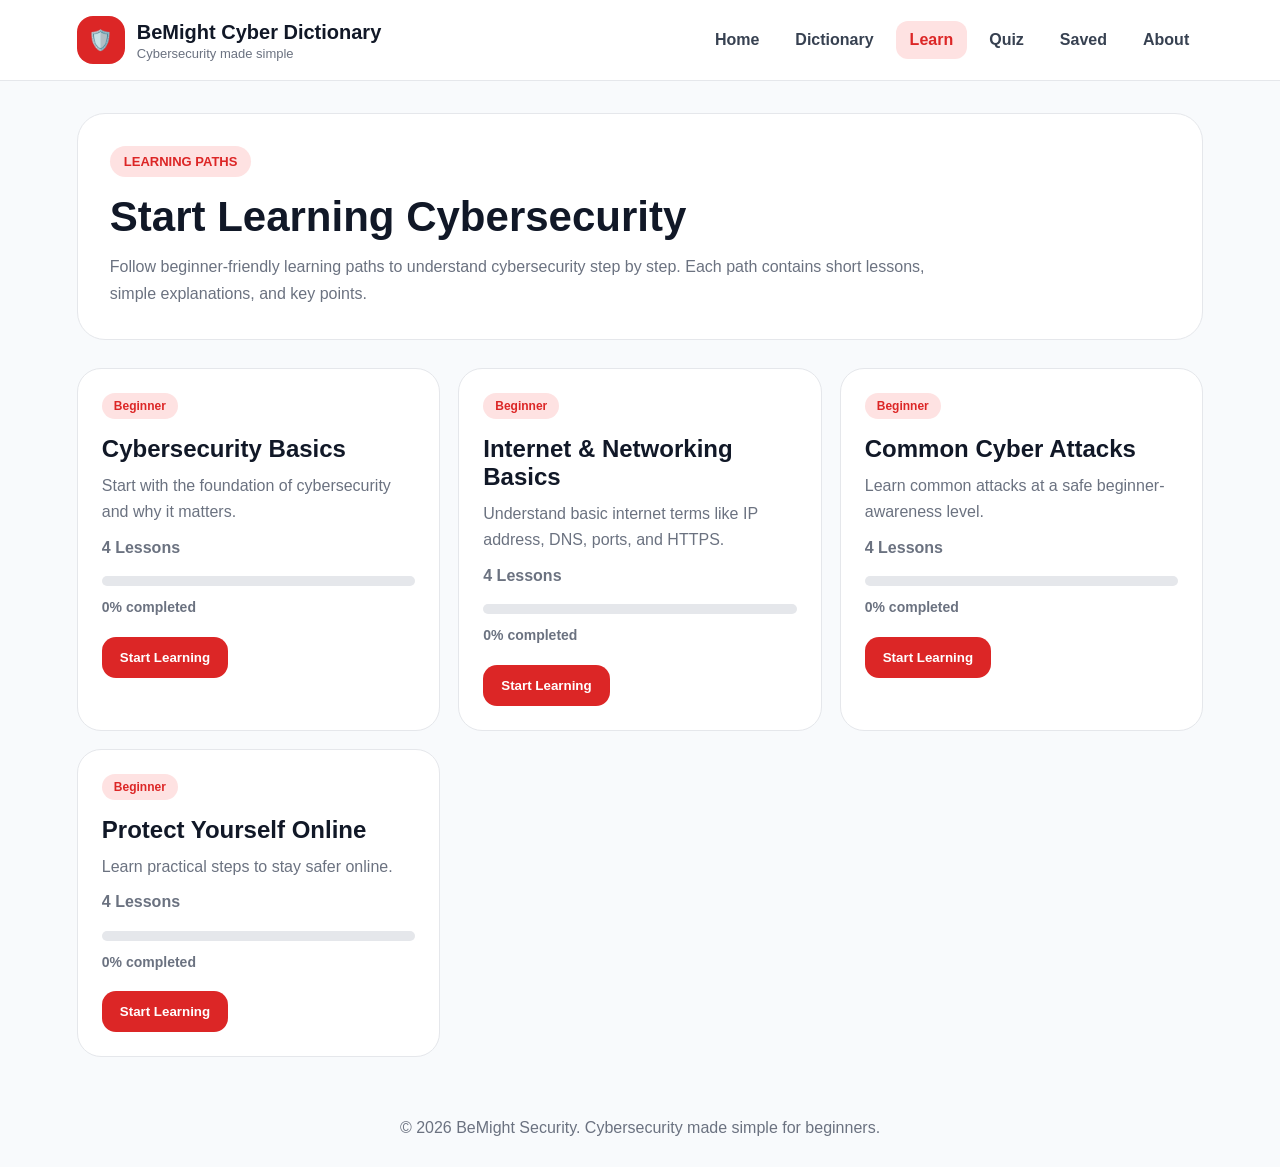
<file: learn.html>
<!DOCTYPE html>
<html lang="en">
<head>
  <meta charset="UTF-8" />
  <meta name="viewport" content="width=device-width, initial-scale=1.0" />

  <title>Learn | BeMight Cyber Dictionary</title>

  <!-- PWA SETTINGS -->
  <link rel="manifest" href="manifest.json" />
  <meta name="theme-color" content="#dc2626" />
  <meta name="application-name" content="BeMight Cyber Dictionary" />

  <meta name="apple-mobile-web-app-capable" content="yes" />
  <meta name="apple-mobile-web-app-status-bar-style" content="default" />
  <meta name="apple-mobile-web-app-title" content="BeMight Cyber" />

  <link rel="icon" href="icon-192.svg" type="image/svg+xml" />
  <link rel="apple-touch-icon" href="icon-192.svg" />

  <style>
    * {
      margin: 0;
      padding: 0;
      box-sizing: border-box;
    }

    body {
      background: #f8fafc;
      color: #111827;
      font-family: Arial, sans-serif;
    }

    .site-header {
      background: white;
      border-bottom: 1px solid #e5e7eb;
      padding: 16px 6%;
      display: flex;
      align-items: center;
      justify-content: space-between;
      position: sticky;
      top: 0;
      z-index: 100;
    }

    .brand {
      text-decoration: none;
      color: #111827;
      display: flex;
      align-items: center;
      gap: 12px;
    }

    .brand-icon {
      width: 48px;
      height: 48px;
      background: #dc2626;
      color: white;
      border-radius: 16px;
      display: flex;
      align-items: center;
      justify-content: center;
      font-size: 20px;
    }

    .brand h1 {
      font-size: 20px;
      font-weight: 900;
      line-height: 1.2;
    }

    .brand p {
      font-size: 13px;
      color: #6b7280;
      margin-top: 2px;
    }

    .nav-menu {
      display: flex;
      align-items: center;
      gap: 8px;
    }

    .nav-menu a {
      text-decoration: none;
      color: #374151;
      font-weight: 700;
      padding: 10px 14px;
      border-radius: 12px;
    }

    .nav-menu a:hover,
    .nav-menu a.active {
      background: #fee2e2;
      color: #dc2626;
    }

    .menu-btn {
      display: none;
      border: none;
      background: #dc2626;
      color: white;
      padding: 10px 14px;
      border-radius: 12px;
      font-size: 22px;
      cursor: pointer;
    }

    main {
      padding: 32px 6%;
    }

    button {
      cursor: pointer;
    }

    .page-header {
      background: white;
      border: 1px solid #e5e7eb;
      border-radius: 28px;
      padding: 32px;
    }

    .page-header span {
      display: inline-block;
      background: #fee2e2;
      color: #dc2626;
      padding: 8px 14px;
      border-radius: 999px;
      font-size: 13px;
      font-weight: 900;
      text-transform: uppercase;
    }

    .page-header h2 {
      margin-top: 16px;
      font-size: 42px;
      color: #111827;
    }

    .page-header p {
      margin-top: 12px;
      color: #6b7280;
      line-height: 1.7;
      max-width: 850px;
    }

    .learning-grid {
      margin-top: 28px;
      display: grid;
      grid-template-columns: repeat(3, 1fr);
      gap: 18px;
    }

    .learning-card {
      background: white;
      padding: 24px;
      border-radius: 24px;
      border: 1px solid #e5e7eb;
      transition: 0.2s ease;
    }

    .learning-card:hover {
      transform: translateY(-4px);
      box-shadow: 0 18px 35px rgba(0,0,0,0.08);
    }

    .level-tag {
      display: inline-block;
      background: #fee2e2;
      color: #dc2626;
      padding: 6px 12px;
      border-radius: 999px;
      font-size: 12px;
      font-weight: 900;
    }

    .learning-card h3 {
      margin-top: 16px;
      font-size: 24px;
      color: #111827;
    }

    .learning-card p {
      margin-top: 10px;
      color: #6b7280;
      line-height: 1.6;
    }

    .lesson-count {
      margin-top: 14px;
      font-weight: 900;
      color: #dc2626;
    }

    .progress-bar {
      margin-top: 16px;
      height: 10px;
      background: #e5e7eb;
      border-radius: 999px;
      overflow: hidden;
    }

    .progress-fill {
      height: 100%;
      background: #dc2626;
      width: 0%;
    }

    .progress-text {
      margin-top: 8px;
      font-size: 14px;
      font-weight: 800;
      color: #6b7280;
    }

    .learning-card button {
      margin-top: 18px;
      border: none;
      background: #dc2626;
      color: white;
      padding: 13px 18px;
      border-radius: 14px;
      font-weight: 900;
    }

    .lesson-detail {
      display: none;
      margin-top: 28px;
      background: white;
      padding: 30px;
      border-radius: 28px;
      border: 1px solid #e5e7eb;
    }

    .lesson-detail.show {
      display: block;
    }

    .back-btn {
      border: none;
      background: #111827;
      color: white;
      padding: 13px 18px;
      border-radius: 14px;
      font-weight: 900;
    }

    .lesson-top {
      margin-top: 24px;
    }

    .lesson-top span {
      display: inline-block;
      background: #fee2e2;
      color: #dc2626;
      padding: 8px 14px;
      border-radius: 999px;
      font-size: 13px;
      font-weight: 900;
      text-transform: uppercase;
    }

    .lesson-top h2 {
      margin-top: 16px;
      font-size: 38px;
      color: #111827;
    }

    .lesson-top p {
      margin-top: 12px;
      color: #6b7280;
      line-height: 1.7;
      max-width: 850px;
    }

    .lesson-content-box {
      margin-top: 24px;
      background: #f9fafb;
      padding: 22px;
      border-radius: 22px;
    }

    .lesson-content-box h3 {
      color: #111827;
      margin-top: 20px;
    }

    .lesson-content-box h3:first-child {
      margin-top: 0;
    }

    .lesson-content-box p,
    .lesson-content-box li {
      color: #4b5563;
      line-height: 1.8;
    }

    .lesson-content-box ul {
      margin-top: 10px;
      padding-left: 22px;
    }

    .lesson-actions {
      margin-top: 22px;
      display: flex;
      gap: 12px;
      flex-wrap: wrap;
    }

    .lesson-actions button {
      border: none;
      color: white;
      padding: 13px 18px;
      border-radius: 14px;
      font-weight: 900;
    }

    #prevLessonBtn {
      background: #111827;
    }

    #markCompleteBtn {
      background: #16a34a;
    }

    #nextLessonBtn {
      background: #dc2626;
    }

    .lesson-actions button:disabled {
      background: #9ca3af !important;
      cursor: not-allowed;
    }

    .lesson-community {
      margin-top: 28px;
      background: #f9fafb;
      border: 1px solid #e5e7eb;
      border-radius: 24px;
      padding: 24px;
      text-align: center;
    }

    .lesson-community span {
      display: inline-block;
      background: #fee2e2;
      color: #dc2626;
      padding: 8px 14px;
      border-radius: 999px;
      font-size: 12px;
      font-weight: 900;
      text-transform: uppercase;
    }

    .lesson-community h3 {
      margin-top: 14px;
      font-size: 26px;
      color: #111827;
    }

    .lesson-community p {
      margin: 10px auto 0;
      color: #4b5563;
      line-height: 1.7;
      max-width: 680px;
    }

    .lesson-community-buttons {
      margin-top: 20px;
      display: flex;
      justify-content: center;
      gap: 12px;
      flex-wrap: wrap;
    }

    .lesson-community-buttons a {
      text-decoration: none;
      background: #dc2626;
      color: white;
      padding: 14px 18px;
      border-radius: 14px;
      font-weight: 900;
      display: inline-block;
    }

    .lesson-community-buttons a.dark {
      background: #111827;
    }

    .lesson-community-buttons a.light {
      background: #fee2e2;
      color: #dc2626;
    }

    footer {
      text-align: center;
      padding: 30px 6%;
      color: #6b7280;
    }

    @media (max-width: 900px) {
      .learning-grid {
        grid-template-columns: repeat(2, 1fr);
      }
    }

    @media (max-width: 768px) {
      .site-header {
        padding: 16px 6%;
      }

      .brand h1 {
        font-size: 18px;
      }

      .menu-btn {
        display: block;
      }

      .nav-menu {
        display: none;
        position: absolute;
        top: 82px;
        right: 6%;
        left: 6%;
        background: white;
        border-radius: 20px;
        padding: 16px;
        flex-direction: column;
        align-items: stretch;
        box-shadow: 0 20px 40px rgba(0,0,0,0.12);
      }

      .nav-menu.show {
        display: flex;
      }

      .nav-menu a {
        padding: 14px;
      }

      .page-header {
        padding: 24px;
      }

      .page-header h2 {
        font-size: 32px;
      }

      .learning-grid {
        grid-template-columns: 1fr;
      }

      .lesson-detail {
        padding: 24px;
      }

      .lesson-top h2 {
        font-size: 30px;
      }

      .lesson-actions {
        flex-direction: column;
      }

      .lesson-actions button {
        width: 100%;
      }

      .lesson-community-buttons a {
        width: 100%;
        text-align: center;
      }
    }
  </style>
</head>
<body>

  <header class="site-header">
    <a href="index.html" class="brand">
      <div class="brand-icon">🛡️</div>

      <div>
        <h1>BeMight Cyber Dictionary</h1>
        <p>Cybersecurity made simple</p>
      </div>
    </a>

    <button class="menu-btn" id="menuBtn">☰</button>

    <nav class="nav-menu" id="navMenu">
      <a href="index.html">Home</a>
      <a href="dictionary.html">Dictionary</a>
      <a href="learn.html" class="active">Learn</a>
      <a href="quiz.html">Quiz</a>
      <a href="saved.html">Saved</a>
      <a href="about.html">About</a>
    </nav>
  </header>

  <main>
    <section class="page-header">
      <span>Learning Paths</span>

      <h2>Start Learning Cybersecurity</h2>

      <p>
        Follow beginner-friendly learning paths to understand cybersecurity step by step.
        Each path contains short lessons, simple explanations, and key points.
      </p>
    </section>

    <section class="learning-grid" id="learningGrid"></section>

    <section class="lesson-detail" id="lessonDetail">
      <button class="back-btn" id="backToPathsBtn">← Back to Learning Paths</button>

      <div class="lesson-top">
        <span id="lessonPathLabel">Learning Path</span>
        <h2 id="lessonTitle">Lesson Title</h2>
        <p id="lessonIntro">Lesson introduction appears here.</p>
      </div>

      <div class="lesson-content-box">
        <h3>Lesson Content</h3>
        <p id="lessonContent"></p>

        <h3>Key Points</h3>
        <ul id="lessonKeyPoints"></ul>
      </div>

      <div class="lesson-actions">
        <button id="prevLessonBtn">Previous Lesson</button>
        <button id="markCompleteBtn">Mark as Complete</button>
        <button id="nextLessonBtn">Next Lesson</button>
      </div>

      <div class="lesson-community">
        <span>Need Help?</span>

        <h3>Have a question about this lesson?</h3>

        <p>
          Join the BeMight Security community, read simple cyber updates, or ask a question
          if you need help understanding a cybersecurity topic.
        </p>

        <div class="lesson-community-buttons">
          <a href="https://whatsapp.com/channel/0029VaHqXRa84Om5CcZx2o13" target="_blank" rel="noopener noreferrer">
            Join WhatsApp Channel
          </a>

          <a href="https://bemightsec.github.io/news.html" target="_blank" rel="noopener noreferrer" class="dark">
            Read Cyber News
          </a>

          <a href="mailto:contact.bemightsec@gmail.com" class="light">
            Ask a Question
          </a>
        </div>
      </div>
    </section>
  </main>

  <footer>
    <p>© 2026 BeMight Security. Cybersecurity made simple for beginners.</p>
  </footer>

  <script src="learn.js?v=2"></script>
  <script src="pwa.js?v=1"></script>
</body>
</html>
</file>
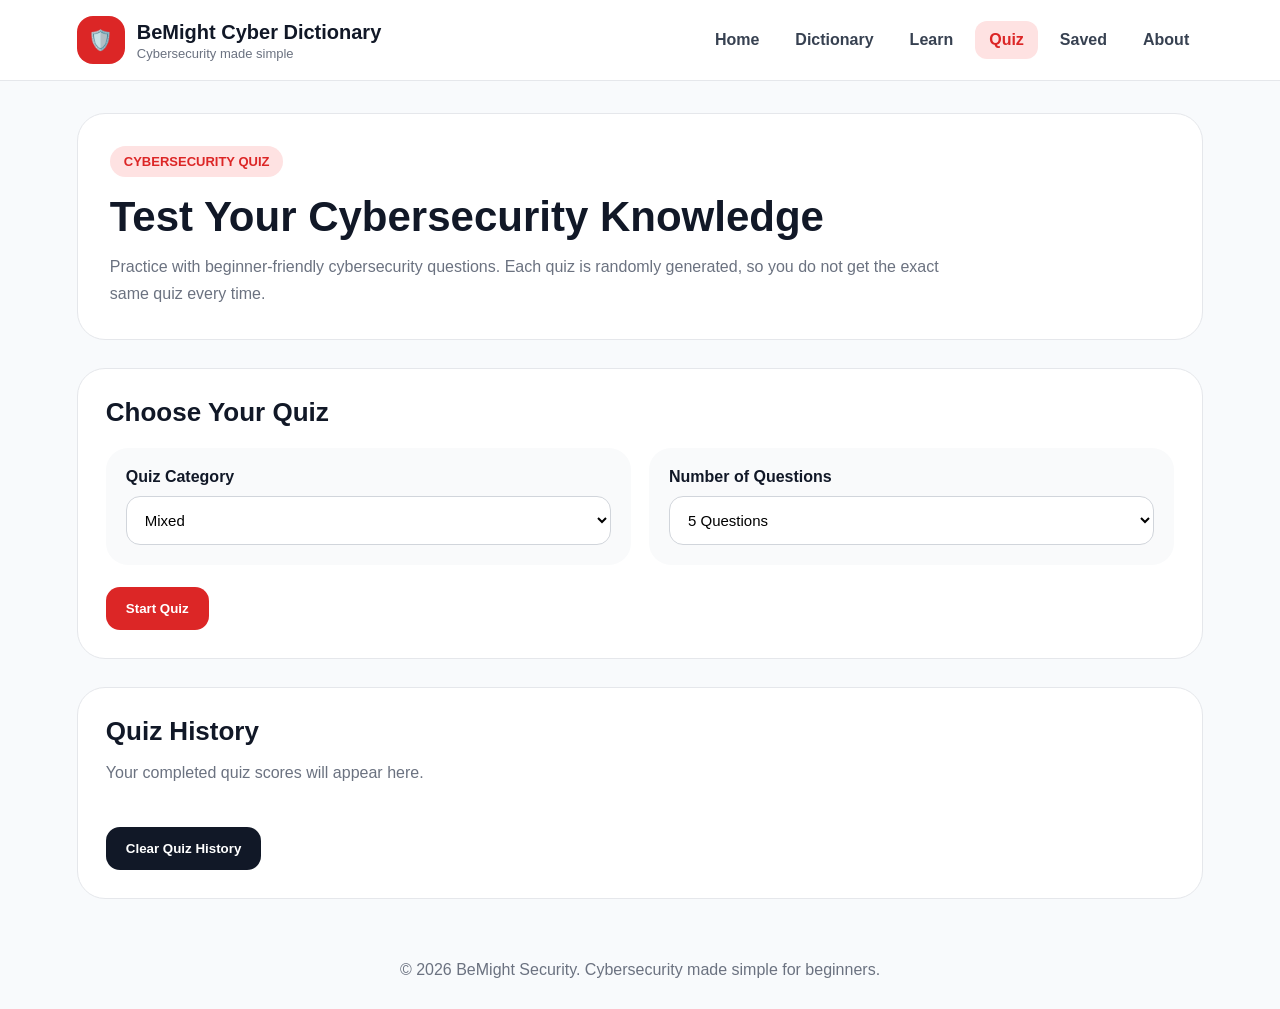
<file: quiz.html>
<!DOCTYPE html>
<html lang="en">
<head>
  <meta charset="UTF-8" />
  <meta name="viewport" content="width=device-width, initial-scale=1.0" />

  <title>Quiz | BeMight Cyber Dictionary</title>

  <!-- PWA SETTINGS -->
  <link rel="manifest" href="manifest.json" />
  <meta name="theme-color" content="#dc2626" />
  <meta name="application-name" content="BeMight Cyber Dictionary" />

  <meta name="apple-mobile-web-app-capable" content="yes" />
  <meta name="apple-mobile-web-app-status-bar-style" content="default" />
  <meta name="apple-mobile-web-app-title" content="BeMight Cyber" />

  <link rel="icon" href="icon-192.svg" type="image/svg+xml" />
  <link rel="apple-touch-icon" href="icon-192.svg" />

  <style>
    * {
      margin: 0;
      padding: 0;
      box-sizing: border-box;
    }

    body {
      background: #f8fafc;
      color: #111827;
      font-family: Arial, sans-serif;
    }

    .site-header {
      background: white;
      border-bottom: 1px solid #e5e7eb;
      padding: 16px 6%;
      display: flex;
      align-items: center;
      justify-content: space-between;
      position: sticky;
      top: 0;
      z-index: 100;
    }

    .brand {
      text-decoration: none;
      color: #111827;
      display: flex;
      align-items: center;
      gap: 12px;
    }

    .brand-icon {
      width: 48px;
      height: 48px;
      background: #dc2626;
      color: white;
      border-radius: 16px;
      display: flex;
      align-items: center;
      justify-content: center;
      font-size: 20px;
    }

    .brand h1 {
      font-size: 20px;
      font-weight: 900;
      line-height: 1.2;
    }

    .brand p {
      font-size: 13px;
      color: #6b7280;
      margin-top: 2px;
    }

    .nav-menu {
      display: flex;
      align-items: center;
      gap: 8px;
    }

    .nav-menu a {
      text-decoration: none;
      color: #374151;
      font-weight: 700;
      padding: 10px 14px;
      border-radius: 12px;
    }

    .nav-menu a:hover,
    .nav-menu a.active {
      background: #fee2e2;
      color: #dc2626;
    }

    .menu-btn {
      display: none;
      border: none;
      background: #dc2626;
      color: white;
      padding: 10px 14px;
      border-radius: 12px;
      font-size: 22px;
      cursor: pointer;
    }

    main {
      padding: 32px 6%;
    }

    button {
      cursor: pointer;
    }

    .page-header {
      background: white;
      border: 1px solid #e5e7eb;
      border-radius: 28px;
      padding: 32px;
    }

    .page-header span {
      display: inline-block;
      background: #fee2e2;
      color: #dc2626;
      padding: 8px 14px;
      border-radius: 999px;
      font-size: 13px;
      font-weight: 900;
      text-transform: uppercase;
    }

    .page-header h2 {
      margin-top: 16px;
      font-size: 42px;
      color: #111827;
    }

    .page-header p {
      margin-top: 12px;
      color: #6b7280;
      line-height: 1.7;
      max-width: 850px;
    }

    .quiz-setup,
    .quiz-box,
    .quiz-result,
    .quiz-history {
      margin-top: 28px;
      background: white;
      border: 1px solid #e5e7eb;
      border-radius: 28px;
      padding: 28px;
    }

    .quiz-setup h3,
    .quiz-box h3,
    .quiz-result h3,
    .quiz-history h3 {
      font-size: 26px;
      color: #111827;
    }

    .setup-grid {
      margin-top: 20px;
      display: grid;
      grid-template-columns: repeat(2, 1fr);
      gap: 18px;
    }

    .setup-card {
      background: #f9fafb;
      border-radius: 22px;
      padding: 20px;
    }

    .setup-card label {
      display: block;
      font-weight: 900;
      color: #111827;
      margin-bottom: 10px;
    }

    .setup-card select {
      width: 100%;
      padding: 14px;
      border-radius: 14px;
      border: 1px solid #d1d5db;
      outline: none;
      font-size: 15px;
      background: white;
    }

    .start-quiz-btn,
    .next-btn,
    .restart-btn,
    .random-btn,
    .clear-history-btn {
      margin-top: 22px;
      border: none;
      background: #dc2626;
      color: white;
      padding: 14px 20px;
      border-radius: 14px;
      font-weight: 900;
      cursor: pointer;
    }

    .clear-history-btn {
      background: #111827;
    }

    .quiz-box {
      display: none;
    }

    .quiz-box.show {
      display: block;
    }

    .quiz-top {
      display: flex;
      justify-content: space-between;
      gap: 12px;
      flex-wrap: wrap;
      background: #f9fafb;
      padding: 14px;
      border-radius: 16px;
      font-weight: 900;
      color: #4b5563;
    }

    .question-title {
      margin-top: 24px;
      font-size: 28px;
      line-height: 1.3;
      color: #111827;
    }

    .options-grid {
      margin-top: 20px;
      display: grid;
      gap: 12px;
    }

    .option-btn {
      border: 1px solid #e5e7eb;
      background: white;
      color: #111827;
      padding: 16px;
      border-radius: 16px;
      font-weight: 800;
      text-align: left;
      cursor: pointer;
    }

    .option-btn:hover {
      background: #fee2e2;
      border-color: #fecaca;
      color: #dc2626;
    }

    .option-btn.correct {
      background: #dcfce7;
      border-color: #86efac;
      color: #166534;
    }

    .option-btn.wrong {
      background: #fee2e2;
      border-color: #fca5a5;
      color: #991b1b;
    }

    .option-btn:disabled {
      cursor: not-allowed;
    }

    .feedback-box {
      display: none;
      margin-top: 20px;
      padding: 18px;
      border-radius: 18px;
      background: #f9fafb;
      border: 1px solid #e5e7eb;
    }

    .feedback-box.show {
      display: block;
    }

    .feedback-box h4 {
      font-size: 20px;
      color: #111827;
    }

    .feedback-box p {
      margin-top: 8px;
      color: #4b5563;
      line-height: 1.7;
    }

    .quiz-result {
      display: none;
      text-align: center;
    }

    .quiz-result.show {
      display: block;
    }

    .score-circle {
      margin: 22px auto 0;
      width: 130px;
      height: 130px;
      border-radius: 50%;
      background: #dc2626;
      color: white;
      display: flex;
      align-items: center;
      justify-content: center;
      font-size: 34px;
      font-weight: 900;
    }

    .result-message {
      margin-top: 18px;
      color: #4b5563;
      line-height: 1.7;
    }

    .result-actions {
      margin-top: 10px;
      display: flex;
      justify-content: center;
      gap: 12px;
      flex-wrap: wrap;
    }

    .random-btn {
      background: #111827;
    }

    .quiz-community {
      margin-top: 28px;
      background: #f9fafb;
      border: 1px solid #e5e7eb;
      border-radius: 24px;
      padding: 24px;
    }

    .quiz-community span {
      display: inline-block;
      background: #fee2e2;
      color: #dc2626;
      padding: 8px 14px;
      border-radius: 999px;
      font-size: 12px;
      font-weight: 900;
      text-transform: uppercase;
    }

    .quiz-community h3 {
      margin-top: 14px;
      font-size: 26px;
      color: #111827;
    }

    .quiz-community p {
      margin: 10px auto 0;
      color: #4b5563;
      line-height: 1.7;
      max-width: 680px;
    }

    .quiz-community-buttons {
      margin-top: 20px;
      display: flex;
      justify-content: center;
      gap: 12px;
      flex-wrap: wrap;
    }

    .quiz-community-buttons a {
      text-decoration: none;
      background: #dc2626;
      color: white;
      padding: 14px 18px;
      border-radius: 14px;
      font-weight: 900;
      display: inline-block;
    }

    .quiz-community-buttons a.dark {
      background: #111827;
    }

    .quiz-community-buttons a.light {
      background: #fee2e2;
      color: #dc2626;
    }

    .history-list {
      margin-top: 18px;
      display: grid;
      gap: 12px;
    }

    .history-item {
      background: #f9fafb;
      padding: 16px;
      border-radius: 16px;
      display: flex;
      justify-content: space-between;
      gap: 12px;
      flex-wrap: wrap;
      color: #4b5563;
      font-weight: 800;
    }

    .history-item strong {
      color: #dc2626;
    }

    .empty-history {
      margin-top: 12px;
      color: #6b7280;
      line-height: 1.7;
    }

    footer {
      text-align: center;
      padding: 30px 6%;
      color: #6b7280;
    }

    @media (max-width: 768px) {
      .site-header {
        padding: 16px 6%;
      }

      .brand h1 {
        font-size: 18px;
      }

      .menu-btn {
        display: block;
      }

      .nav-menu {
        display: none;
        position: absolute;
        top: 82px;
        right: 6%;
        left: 6%;
        background: white;
        border-radius: 20px;
        padding: 16px;
        flex-direction: column;
        align-items: stretch;
        box-shadow: 0 20px 40px rgba(0,0,0,0.12);
      }

      .nav-menu.show {
        display: flex;
      }

      .nav-menu a {
        padding: 14px;
      }

      .page-header {
        padding: 24px;
      }

      .page-header h2 {
        font-size: 32px;
      }

      .setup-grid {
        grid-template-columns: 1fr;
      }

      .question-title {
        font-size: 23px;
      }

      .quiz-setup,
      .quiz-box,
      .quiz-result,
      .quiz-history {
        padding: 22px;
      }

      .quiz-community-buttons a,
      .result-actions button {
        width: 100%;
        text-align: center;
      }
    }
  </style>
</head>
<body>

  <header class="site-header">
    <a href="index.html" class="brand">
      <div class="brand-icon">🛡️</div>

      <div>
        <h1>BeMight Cyber Dictionary</h1>
        <p>Cybersecurity made simple</p>
      </div>
    </a>

    <button class="menu-btn" id="menuBtn">☰</button>

    <nav class="nav-menu" id="navMenu">
      <a href="index.html">Home</a>
      <a href="dictionary.html">Dictionary</a>
      <a href="learn.html">Learn</a>
      <a href="quiz.html" class="active">Quiz</a>
      <a href="saved.html">Saved</a>
      <a href="about.html">About</a>
    </nav>
  </header>

  <main>
    <section class="page-header">
      <span>Cybersecurity Quiz</span>

      <h2>Test Your Cybersecurity Knowledge</h2>

      <p>
        Practice with beginner-friendly cybersecurity questions. Each quiz is randomly
        generated, so you do not get the exact same quiz every time.
      </p>
    </section>

    <section class="quiz-setup" id="quizSetup">
      <h3>Choose Your Quiz</h3>

      <div class="setup-grid">
        <div class="setup-card">
          <label for="quizCategory">Quiz Category</label>
          <select id="quizCategory">
            <option value="Mixed">Mixed</option>
            <option value="Basics">Cybersecurity Basics</option>
            <option value="Attacks">Attacks</option>
            <option value="Protection">Protection</option>
            <option value="Networking">Networking</option>
            <option value="Tools">Tools</option>
            <option value="Careers">Careers</option>
            <option value="Acronyms">Acronyms</option>
          </select>
        </div>

        <div class="setup-card">
          <label for="questionCount">Number of Questions</label>
          <select id="questionCount">
            <option value="5">5 Questions</option>
            <option value="10">10 Questions</option>
            <option value="20">20 Questions</option>
          </select>
        </div>
      </div>

      <button class="start-quiz-btn" id="startQuizBtn">Start Quiz</button>
    </section>

    <section class="quiz-box" id="quizBox">
      <div class="quiz-top">
        <span id="questionCounter">Question 1 of 5</span>
        <span id="quizScore">Score: 0</span>
        <span id="quizCategoryLabel">Category: Mixed</span>
      </div>

      <h3 class="question-title" id="questionTitle">Question appears here</h3>

      <div class="options-grid" id="optionsGrid"></div>

      <div class="feedback-box" id="feedbackBox">
        <h4 id="feedbackTitle">Feedback</h4>
        <p id="feedbackText"></p>
        <button class="next-btn" id="nextQuestionBtn">Next Question</button>
      </div>
    </section>

    <section class="quiz-result" id="quizResult">
      <h3>Quiz Complete</h3>

      <div class="score-circle" id="finalScore">0/5</div>

      <p class="result-message" id="resultMessage"></p>

      <div class="result-actions">
        <button class="restart-btn" id="restartQuizBtn">Restart Same Setup</button>
        <button class="random-btn" id="randomQuizBtn">Try Another Random Quiz</button>
      </div>

      <div class="quiz-community">
        <span>Keep Learning</span>

        <h3>Want more cyber tips and practice updates?</h3>

        <p>
          Join the BeMight Security community for simple cyber news, scam alerts,
          beginner explanations, and support when you need help understanding a topic.
        </p>

        <div class="quiz-community-buttons">
          <a href="https://whatsapp.com/channel/0029VaHqXRa84Om5CcZx2o13" target="_blank" rel="noopener noreferrer">
            Join WhatsApp Channel
          </a>

          <a href="https://bemightsec.github.io/news.html" target="_blank" rel="noopener noreferrer" class="dark">
            Read Cyber News
          </a>

          <a href="mailto:contact.bemightsec@gmail.com" class="light">
            Ask a Question
          </a>
        </div>
      </div>
    </section>

    <section class="quiz-history">
      <h3>Quiz History</h3>
      <p class="empty-history" id="emptyHistoryText">Your completed quiz scores will appear here.</p>
      <div class="history-list" id="historyList"></div>
      <button class="clear-history-btn" id="clearHistoryBtn">Clear Quiz History</button>
    </section>
  </main>

  <footer>
    <p>© 2026 BeMight Security. Cybersecurity made simple for beginners.</p>
  </footer>

  <script src="quiz-data.js?v=1"></script>
  <script src="quiz.js?v=3"></script>
  <script src="pwa.js?v=1"></script>
</body>
</html>
</file>
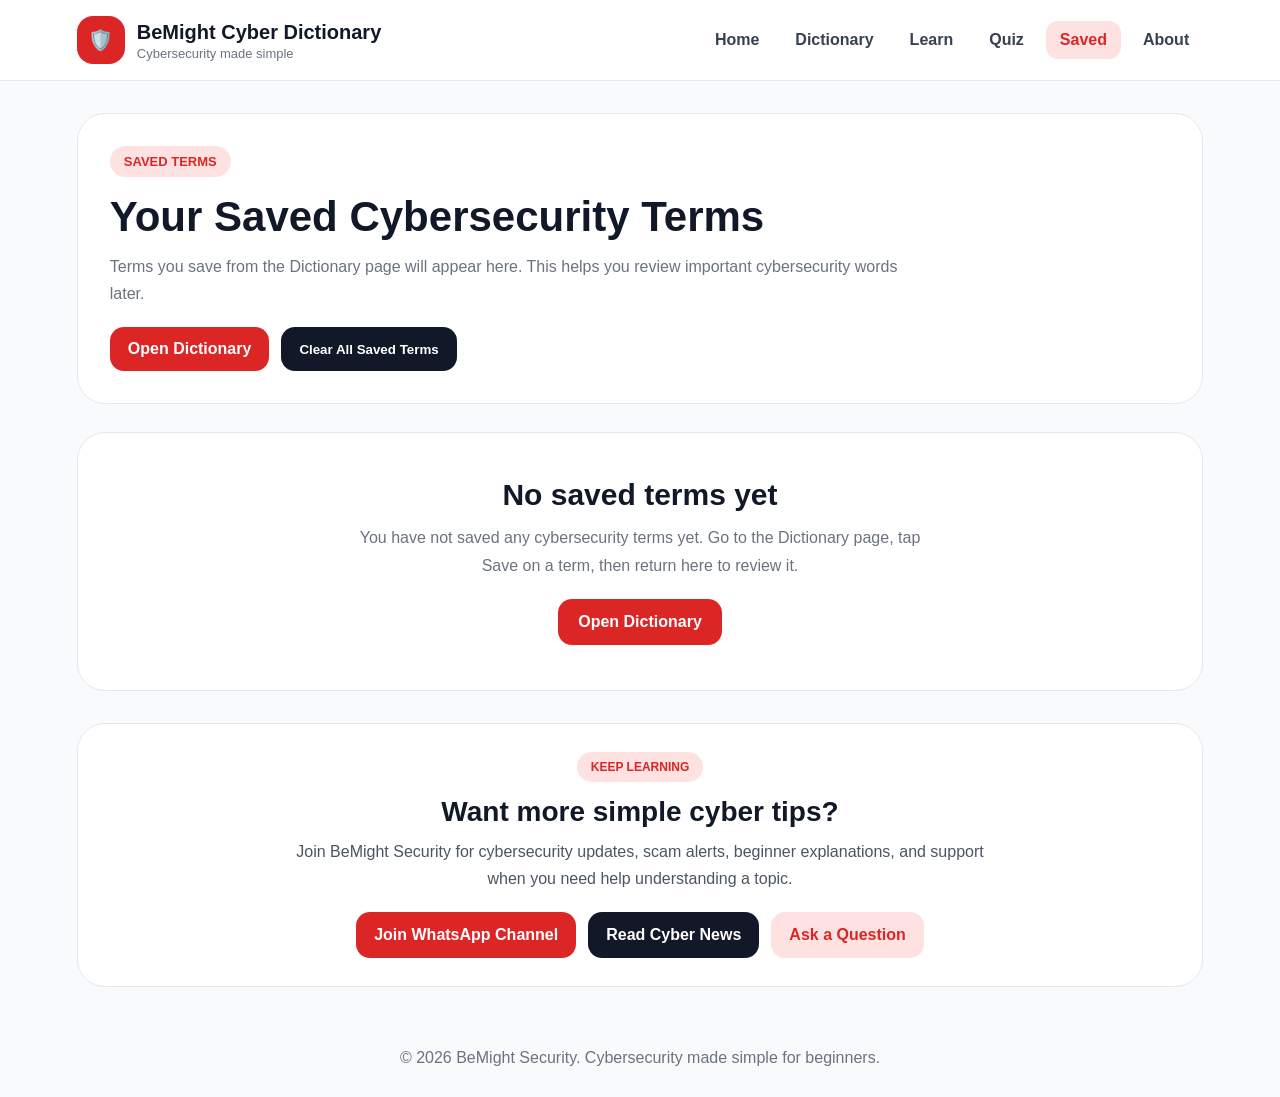
<file: saved.html>
<!DOCTYPE html>
<html lang="en">
<head>
  <meta charset="UTF-8" />
  <meta name="viewport" content="width=device-width, initial-scale=1.0" />

  <title>Saved Terms | BeMight Cyber Dictionary</title>

  <!-- PWA SETTINGS -->
  <link rel="manifest" href="manifest.json" />
  <meta name="theme-color" content="#dc2626" />
  <meta name="application-name" content="BeMight Cyber Dictionary" />

  <meta name="apple-mobile-web-app-capable" content="yes" />
  <meta name="apple-mobile-web-app-status-bar-style" content="default" />
  <meta name="apple-mobile-web-app-title" content="BeMight Cyber" />

  <link rel="icon" href="icon-192.svg" type="image/svg+xml" />
  <link rel="apple-touch-icon" href="icon-192.svg" />

  <style>
    * {
      margin: 0;
      padding: 0;
      box-sizing: border-box;
    }

    body {
      background: #f8fafc;
      color: #111827;
      font-family: Arial, sans-serif;
    }

    .site-header {
      background: white;
      border-bottom: 1px solid #e5e7eb;
      padding: 16px 6%;
      display: flex;
      align-items: center;
      justify-content: space-between;
      position: sticky;
      top: 0;
      z-index: 100;
    }

    .brand {
      text-decoration: none;
      color: #111827;
      display: flex;
      align-items: center;
      gap: 12px;
    }

    .brand-icon {
      width: 48px;
      height: 48px;
      background: #dc2626;
      color: white;
      border-radius: 16px;
      display: flex;
      align-items: center;
      justify-content: center;
      font-size: 20px;
    }

    .brand h1 {
      font-size: 20px;
      font-weight: 900;
      line-height: 1.2;
    }

    .brand p {
      font-size: 13px;
      color: #6b7280;
      margin-top: 2px;
    }

    .nav-menu {
      display: flex;
      align-items: center;
      gap: 8px;
    }

    .nav-menu a {
      text-decoration: none;
      color: #374151;
      font-weight: 700;
      padding: 10px 14px;
      border-radius: 12px;
    }

    .nav-menu a:hover,
    .nav-menu a.active {
      background: #fee2e2;
      color: #dc2626;
    }

    .menu-btn {
      display: none;
      border: none;
      background: #dc2626;
      color: white;
      padding: 10px 14px;
      border-radius: 12px;
      font-size: 22px;
      cursor: pointer;
    }

    main {
      padding: 32px 6%;
    }

    button {
      cursor: pointer;
    }

    .page-header {
      background: white;
      border: 1px solid #e5e7eb;
      border-radius: 28px;
      padding: 32px;
    }

    .page-header span {
      display: inline-block;
      background: #fee2e2;
      color: #dc2626;
      padding: 8px 14px;
      border-radius: 999px;
      font-size: 13px;
      font-weight: 900;
      text-transform: uppercase;
    }

    .page-header h2 {
      margin-top: 16px;
      font-size: 42px;
      color: #111827;
    }

    .page-header p {
      margin-top: 12px;
      color: #6b7280;
      line-height: 1.7;
      max-width: 800px;
    }

    .saved-actions {
      margin-top: 20px;
      display: flex;
      gap: 12px;
      flex-wrap: wrap;
    }

    .saved-actions a,
    .saved-actions button {
      border: none;
      text-decoration: none;
      background: #dc2626;
      color: white;
      padding: 13px 18px;
      border-radius: 14px;
      font-weight: 900;
      cursor: pointer;
    }

    .saved-actions button {
      background: #111827;
    }

    .terms-grid {
      margin-top: 28px;
      display: grid;
      grid-template-columns: repeat(3, 1fr);
      gap: 18px;
    }

    .term-card {
      background: white;
      padding: 24px;
      border-radius: 24px;
      border: 1px solid #e5e7eb;
      transition: 0.2s ease;
    }

    .term-card:hover {
      transform: translateY(-4px);
      box-shadow: 0 18px 35px rgba(0,0,0,0.08);
    }

    .term-category {
      display: inline-block;
      background: #fee2e2;
      color: #dc2626;
      padding: 6px 12px;
      border-radius: 999px;
      font-size: 12px;
      font-weight: 900;
    }

    .term-card h3 {
      margin-top: 16px;
      font-size: 24px;
      color: #111827;
    }

    .term-card p {
      margin-top: 10px;
      color: #6b7280;
      line-height: 1.6;
    }

    .term-actions {
      margin-top: 18px;
      display: flex;
      gap: 10px;
      flex-wrap: wrap;
    }

    .term-actions button {
      border: none;
      color: white;
      padding: 12px 16px;
      border-radius: 14px;
      font-weight: 900;
    }

    .view-btn {
      background: #111827;
    }

    .remove-btn {
      background: #dc2626;
    }

    .empty-state {
      background: white;
      border: 1px solid #e5e7eb;
      padding: 45px;
      border-radius: 28px;
      text-align: center;
      grid-column: 1 / -1;
    }

    .empty-state h3 {
      font-size: 30px;
      color: #111827;
    }

    .empty-state p {
      margin: 12px auto 0;
      color: #6b7280;
      line-height: 1.7;
      max-width: 600px;
    }

    .empty-state a {
      display: inline-block;
      margin-top: 20px;
      background: #dc2626;
      color: white;
      text-decoration: none;
      padding: 14px 20px;
      border-radius: 14px;
      font-weight: 900;
    }

    .saved-community {
      margin-top: 32px;
      background: white;
      border: 1px solid #e5e7eb;
      border-radius: 28px;
      padding: 28px;
      text-align: center;
    }

    .saved-community span {
      display: inline-block;
      background: #fee2e2;
      color: #dc2626;
      padding: 8px 14px;
      border-radius: 999px;
      font-size: 12px;
      font-weight: 900;
      text-transform: uppercase;
    }

    .saved-community h3 {
      margin-top: 14px;
      font-size: 28px;
      color: #111827;
    }

    .saved-community p {
      margin: 10px auto 0;
      color: #4b5563;
      line-height: 1.7;
      max-width: 700px;
    }

    .saved-community-buttons {
      margin-top: 20px;
      display: flex;
      justify-content: center;
      gap: 12px;
      flex-wrap: wrap;
    }

    .saved-community-buttons a {
      text-decoration: none;
      background: #dc2626;
      color: white;
      padding: 14px 18px;
      border-radius: 14px;
      font-weight: 900;
      display: inline-block;
    }

    .saved-community-buttons a.dark {
      background: #111827;
    }

    .saved-community-buttons a.light {
      background: #fee2e2;
      color: #dc2626;
    }

    .modal-overlay {
      display: none;
      position: fixed;
      inset: 0;
      background: rgba(17, 24, 39, 0.65);
      z-index: 500;
      padding: 20px;
      overflow-y: auto;
    }

    .modal-overlay.show {
      display: flex;
      align-items: center;
      justify-content: center;
    }

    .modal-box {
      background: white;
      width: 100%;
      max-width: 760px;
      border-radius: 28px;
      padding: 30px;
      position: relative;
    }

    .close-modal {
      position: absolute;
      top: 18px;
      right: 18px;
      border: none;
      background: #f3f4f6;
      color: #111827;
      width: 40px;
      height: 40px;
      border-radius: 12px;
      font-size: 26px;
    }

    .modal-category {
      display: inline-block;
      background: #fee2e2;
      color: #dc2626;
      padding: 7px 13px;
      border-radius: 999px;
      font-size: 12px;
      font-weight: 900;
      text-transform: uppercase;
    }

    .modal-box h2 {
      margin-top: 16px;
      font-size: 36px;
    }

    .modal-section {
      margin-top: 18px;
      background: #f9fafb;
      padding: 18px;
      border-radius: 18px;
    }

    .modal-section h3 {
      color: #111827;
      margin-bottom: 8px;
    }

    .modal-section p,
    .modal-section li {
      color: #4b5563;
      line-height: 1.7;
    }

    .modal-section ul {
      padding-left: 20px;
    }

    .red-soft {
      background: #fff1f2;
    }

    .related-list {
      display: flex;
      gap: 8px;
      flex-wrap: wrap;
    }

    .related-list span {
      background: #e5e7eb;
      padding: 8px 12px;
      border-radius: 999px;
      font-size: 13px;
      font-weight: 700;
    }

    footer {
      text-align: center;
      padding: 30px 6%;
      color: #6b7280;
    }

    @media (max-width: 900px) {
      .terms-grid {
        grid-template-columns: repeat(2, 1fr);
      }
    }

    @media (max-width: 768px) {
      .site-header {
        padding: 16px 6%;
      }

      .brand h1 {
        font-size: 18px;
      }

      .menu-btn {
        display: block;
      }

      .nav-menu {
        display: none;
        position: absolute;
        top: 82px;
        right: 6%;
        left: 6%;
        background: white;
        border-radius: 20px;
        padding: 16px;
        flex-direction: column;
        align-items: stretch;
        box-shadow: 0 20px 40px rgba(0,0,0,0.12);
      }

      .nav-menu.show {
        display: flex;
      }

      .nav-menu a {
        padding: 14px;
      }

      .page-header {
        padding: 24px;
      }

      .page-header h2 {
        font-size: 32px;
      }

      .terms-grid {
        grid-template-columns: 1fr;
      }

      .saved-actions a,
      .saved-actions button {
        width: 100%;
        text-align: center;
      }

      .modal-overlay.show {
        align-items: flex-start;
      }

      .modal-box {
        padding: 24px;
      }

      .modal-box h2 {
        font-size: 30px;
      }

      .saved-community {
        padding: 24px;
      }

      .saved-community h3 {
        font-size: 24px;
      }

      .saved-community-buttons a {
        width: 100%;
        text-align: center;
      }
    }
  </style>
</head>
<body>

  <header class="site-header">
    <a href="index.html" class="brand">
      <div class="brand-icon">🛡️</div>

      <div>
        <h1>BeMight Cyber Dictionary</h1>
        <p>Cybersecurity made simple</p>
      </div>
    </a>

    <button class="menu-btn" id="menuBtn">☰</button>

    <nav class="nav-menu" id="navMenu">
      <a href="index.html">Home</a>
      <a href="dictionary.html">Dictionary</a>
      <a href="learn.html">Learn</a>
      <a href="quiz.html">Quiz</a>
      <a href="saved.html" class="active">Saved</a>
      <a href="about.html">About</a>
    </nav>
  </header>

  <main>
    <section class="page-header">
      <span>Saved Terms</span>

      <h2>Your Saved Cybersecurity Terms</h2>

      <p>
        Terms you save from the Dictionary page will appear here. This helps you
        review important cybersecurity words later.
      </p>

      <div class="saved-actions">
        <a href="dictionary.html">Open Dictionary</a>
        <button id="clearSavedBtn">Clear All Saved Terms</button>
      </div>
    </section>

    <section class="terms-grid" id="savedTermsGrid"></section>

    <section class="saved-community">
      <span>Keep Learning</span>

      <h3>Want more simple cyber tips?</h3>

      <p>
        Join BeMight Security for cybersecurity updates, scam alerts, beginner explanations,
        and support when you need help understanding a topic.
      </p>

      <div class="saved-community-buttons">
        <a href="https://whatsapp.com/channel/0029VaHqXRa84Om5CcZx2o13" target="_blank" rel="noopener noreferrer">
          Join WhatsApp Channel
        </a>

        <a href="https://bemightsec.github.io/news.html" target="_blank" rel="noopener noreferrer" class="dark">
          Read Cyber News
        </a>

        <a href="mailto:contact.bemightsec@gmail.com" class="light">
          Ask a Question
        </a>
      </div>
    </section>
  </main>

  <div class="modal-overlay" id="termModal">
    <div class="modal-box">
      <button class="close-modal" id="closeModal">×</button>

      <span class="modal-category" id="modalCategory"></span>

      <h2 id="modalTerm"></h2>

      <div class="modal-section">
        <h3>Simple Meaning</h3>
        <p id="modalSimple"></p>
      </div>

      <div class="modal-section">
        <h3>Technical Meaning</h3>
        <p id="modalTechnical"></p>
      </div>

      <div class="modal-section red-soft">
        <h3>Real-Life Example</h3>
        <p id="modalExample"></p>
      </div>

      <div class="modal-section">
        <h3>How to Stay Safe</h3>
        <ul id="modalSafety"></ul>
      </div>

      <div class="modal-section">
        <h3>Related Terms</h3>
        <div class="related-list" id="modalRelated"></div>
      </div>
    </div>
  </div>

  <footer>
    <p>© 2026 BeMight Security. Cybersecurity made simple for beginners.</p>
  </footer>

  <script src="terms-data.js?v=1"></script>
  <script src="saved.js?v=2"></script>
  <script src="pwa.js?v=1"></script>
</body>
</html>
</file>
